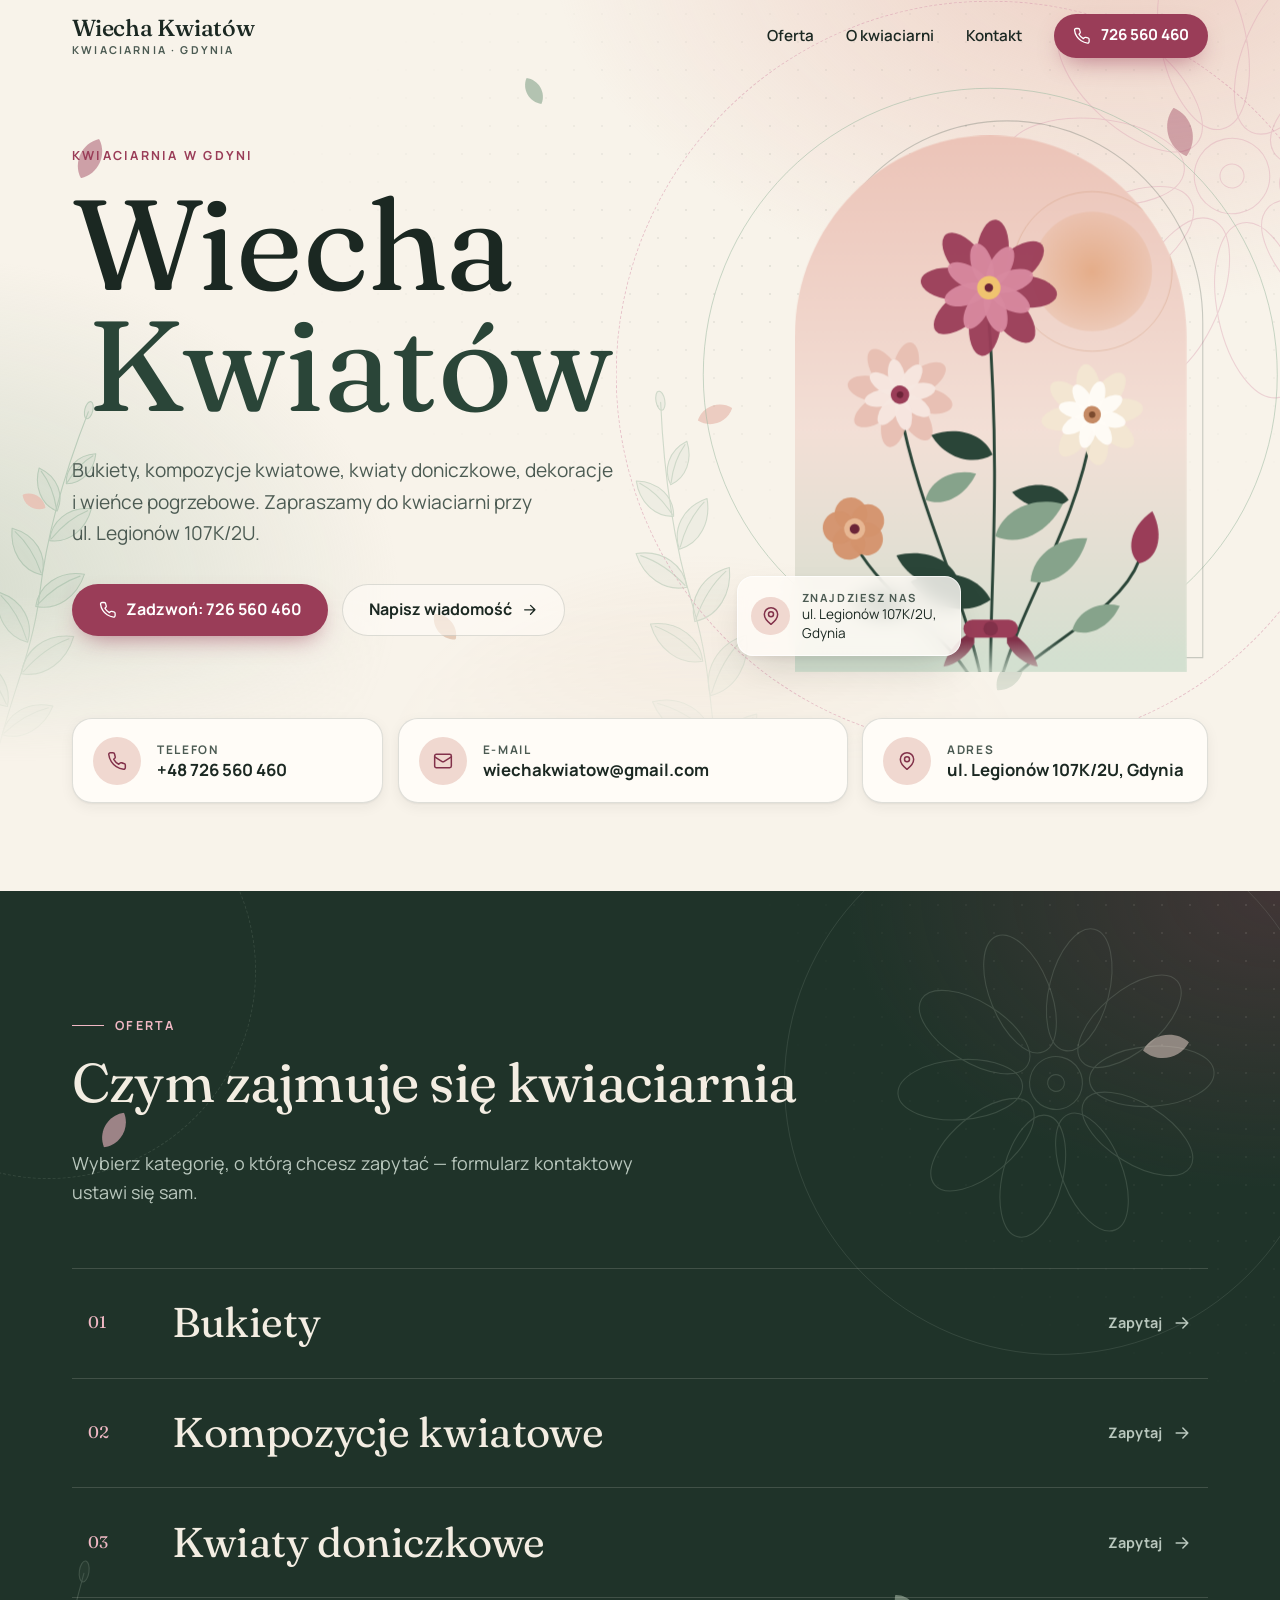
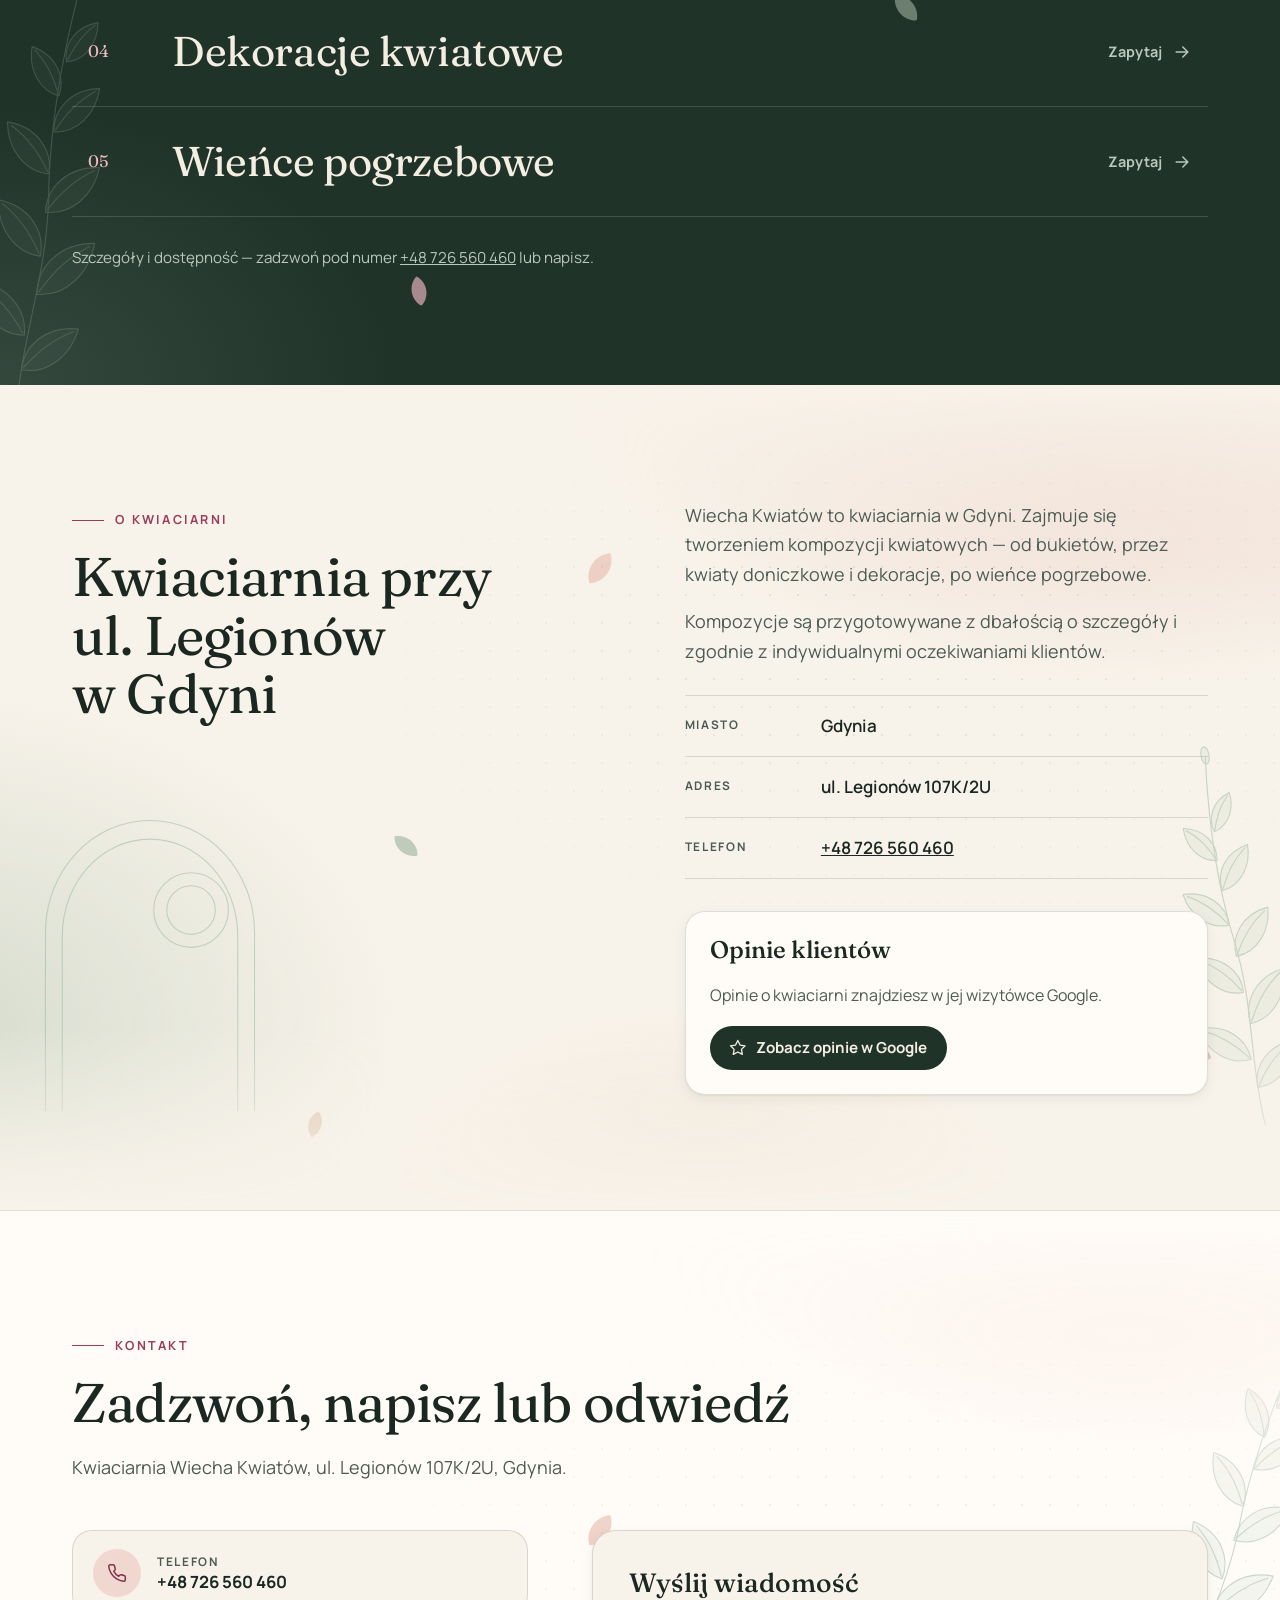
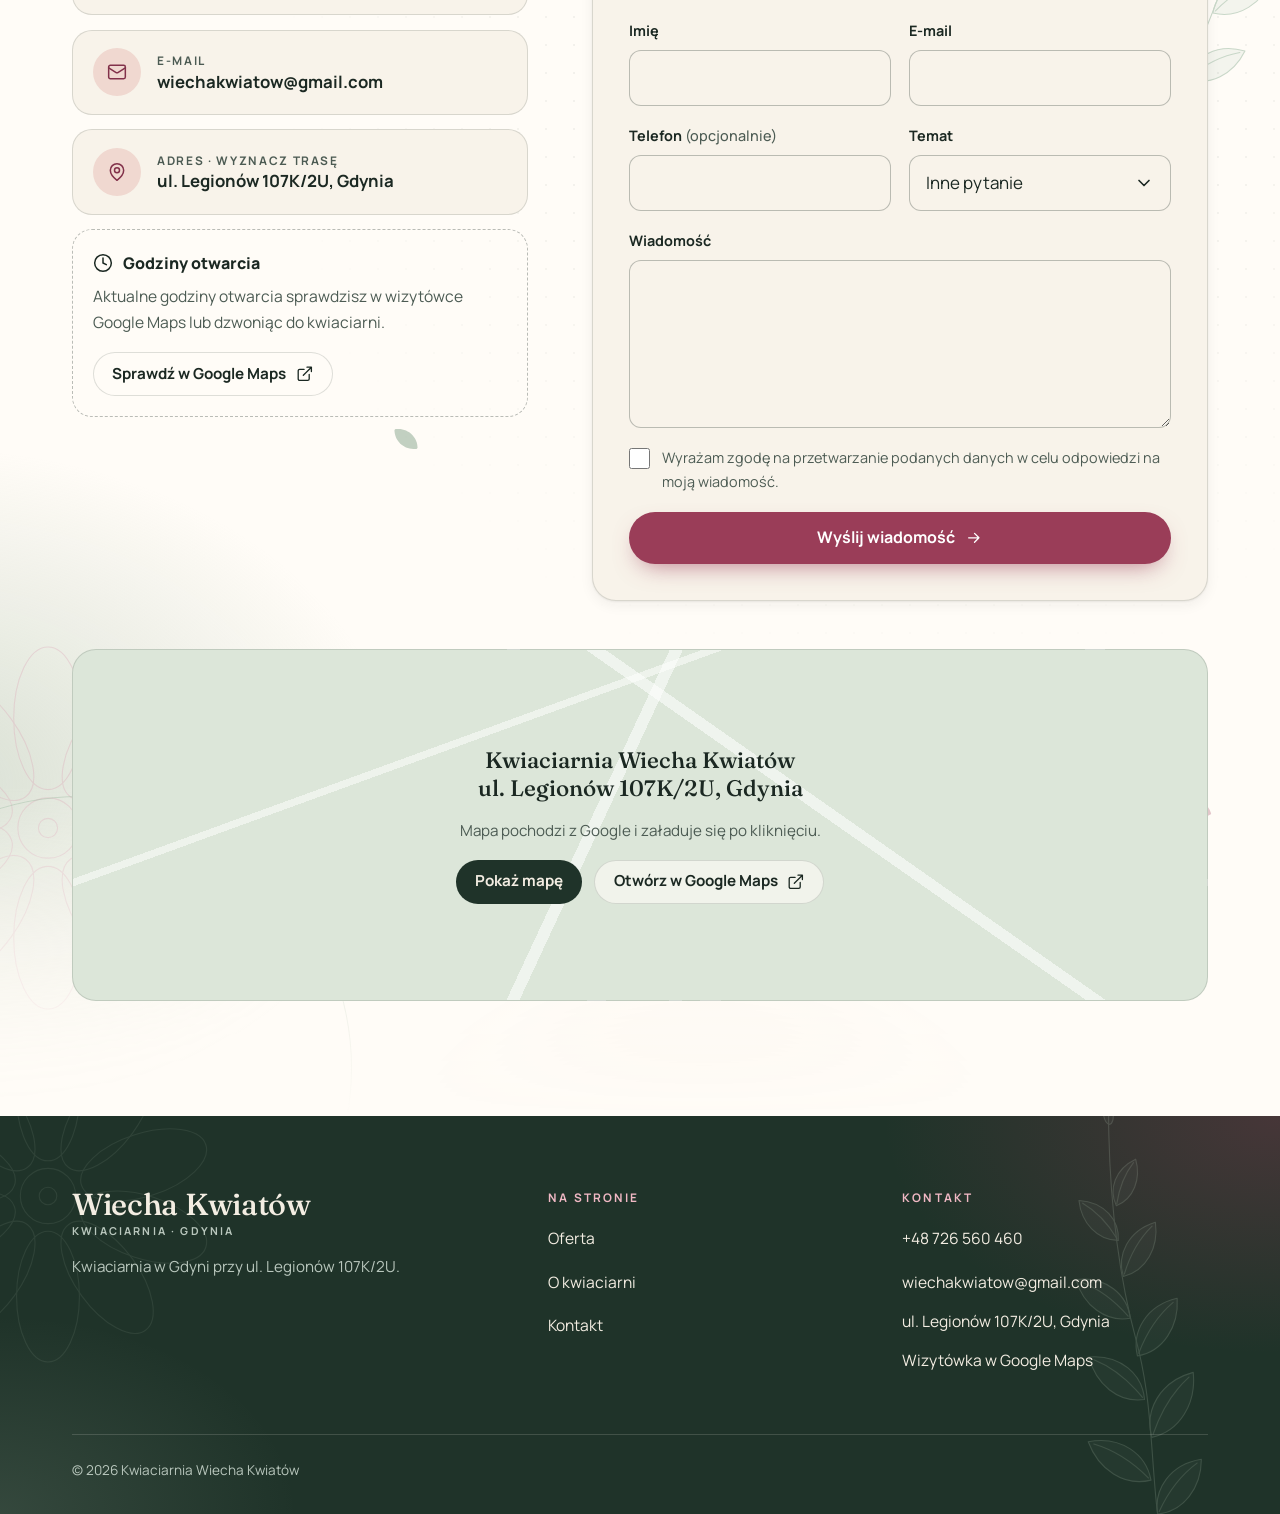
<file: index.html>
<!doctype html>
<html lang="pl">
<head>
  <meta charset="utf-8">
  <meta name="viewport" content="width=device-width, initial-scale=1">
  <title>Wiecha Kwiatów – kwiaciarnia w Gdyni | ul. Legionów 107K/2U</title>
  <meta name="description" content="Kwiaciarnia Wiecha Kwiatów w Gdyni, ul. Legionów 107K/2U: bukiety, kompozycje kwiatowe, kwiaty doniczkowe, dekoracje, wieńce pogrzebowe. Tel. 726 560 460.">
  <meta name="theme-color" content="#f8f3ea">
  <meta name="format-detection" content="telephone=no">
  <link rel="canonical" href="https://TWOJA-DOMENA.pl/">

  <!-- Open Graph / Twitter -->
  <meta property="og:type" content="website">
  <meta property="og:locale" content="pl_PL">
  <meta property="og:site_name" content="Kwiaciarnia Wiecha Kwiatów">
  <meta property="og:title" content="Wiecha Kwiatów – kwiaciarnia w Gdyni">
  <meta property="og:description" content="Bukiety, kompozycje kwiatowe, kwiaty doniczkowe, dekoracje i wieńce pogrzebowe. ul. Legionów 107K/2U, Gdynia.">
  <meta property="og:url" content="https://TWOJA-DOMENA.pl/">
  <meta property="og:image" content="https://TWOJA-DOMENA.pl/assets/img/og-image.png">
  <meta property="og:image:width" content="1200">
  <meta property="og:image:height" content="630">
  <meta property="og:image:alt" content="Kwiaciarnia Wiecha Kwiatów, Gdynia – grafika typograficzna">
  <meta name="twitter:card" content="summary_large_image">
  <meta name="twitter:title" content="Wiecha Kwiatów – kwiaciarnia w Gdyni">
  <meta name="twitter:description" content="Bukiety, kompozycje kwiatowe, kwiaty doniczkowe, dekoracje i wieńce pogrzebowe. ul. Legionów 107K/2U, Gdynia.">
  <meta name="twitter:image" content="https://TWOJA-DOMENA.pl/assets/img/og-image.png">

  <!-- Ikony -->
  <link rel="icon" href="assets/img/favicon.svg" type="image/svg+xml">
  <link rel="icon" href="assets/img/favicon-32.png" sizes="32x32" type="image/png">
  <link rel="apple-touch-icon" href="assets/img/apple-touch-icon.png">
  <link rel="manifest" href="site.webmanifest">

  <!-- Wydajność: fonty hostowane lokalnie, preload tylko krytycznych -->
  <link rel="preload" href="assets/fonts/fraunces-latin.woff2" as="font" type="font/woff2" crossorigin>
  <link rel="preload" href="assets/fonts/fraunces-latin-ext.woff2" as="font" type="font/woff2" crossorigin>
  <link rel="preload" href="assets/fonts/manrope-latin.woff2" as="font" type="font/woff2" crossorigin>
  <link rel="preload" href="assets/fonts/manrope-latin-ext.woff2" as="font" type="font/woff2" crossorigin>
  <link rel="stylesheet" href="assets/css/styles.css?v=9f5d9186">
  <script>document.documentElement.classList.add("js")</script>

  <!-- Dane strukturalne: wyłącznie potwierdzone informacje.
       Celowo BRAK: openingHoursSpecification, geo, image, priceRange, aggregateRating, sameAs
       (nie zostały potwierdzone u źródła – dodać dopiero po weryfikacji, patrz docs/RESEARCH.md). -->
  <script type="application/ld+json">
  {
    "@context": "https://schema.org",
    "@graph": [
      {
        "@type": "Florist",
        "@id": "https://TWOJA-DOMENA.pl/#kwiaciarnia",
        "name": "Kwiaciarnia Wiecha Kwiatów",
        "url": "https://TWOJA-DOMENA.pl/",
        "telephone": "+48726560460",
        "email": "wiechakwiatow@gmail.com",
        "address": {
          "@type": "PostalAddress",
          "streetAddress": "ul. Legionów 107K/2U",
          "addressLocality": "Gdynia",
          "addressCountry": "PL"
        },
        "hasMap": "https://www.google.com/maps?cid=7036620546033664155"
      },
      {
        "@type": "WebSite",
        "@id": "https://TWOJA-DOMENA.pl/#website",
        "url": "https://TWOJA-DOMENA.pl/",
        "name": "Kwiaciarnia Wiecha Kwiatów",
        "inLanguage": "pl-PL",
        "publisher": { "@id": "https://TWOJA-DOMENA.pl/#kwiaciarnia" }
      }
    ]
  }
  </script>
</head>

<body>
  <a class="skip-link" href="#main">Przejdź do treści</a>

  <!-- Sprite ikon -->
  <svg class="sprite" aria-hidden="true" focusable="false" xmlns="http://www.w3.org/2000/svg">
    <symbol id="i-phone" viewBox="0 0 24 24"><path d="M22 16.92v3a2 2 0 0 1-2.18 2 19.79 19.79 0 0 1-8.63-3.07 19.5 19.5 0 0 1-6-6 19.79 19.79 0 0 1-3.07-8.67A2 2 0 0 1 4.11 2h3a2 2 0 0 1 2 1.72 12.84 12.84 0 0 0 .7 2.81 2 2 0 0 1-.45 2.11L8.09 9.91a16 16 0 0 0 6 6l1.27-1.27a2 2 0 0 1 2.11-.45 12.84 12.84 0 0 0 2.81.7A2 2 0 0 1 22 16.92z"/></symbol>
    <symbol id="i-mail" viewBox="0 0 24 24"><rect x="2" y="4" width="20" height="16" rx="2"/><path d="m22 7-8.97 5.7a1.94 1.94 0 0 1-2.06 0L2 7"/></symbol>
    <symbol id="i-pin" viewBox="0 0 24 24"><path d="M20 10c0 6-8 12-8 12S4 16 4 10a8 8 0 0 1 16 0z"/><circle cx="12" cy="10" r="3"/></symbol>
    <symbol id="i-clock" viewBox="0 0 24 24"><circle cx="12" cy="12" r="10"/><path d="M12 6v6l4 2"/></symbol>
    <symbol id="i-star" viewBox="0 0 24 24"><path d="m12 2 3.09 6.26L22 9.27l-5 4.87 1.18 6.88L12 17.77l-6.18 3.25L7 14.14 2 9.27l6.91-1.01L12 2z"/></symbol>
    <symbol id="i-arrow" viewBox="0 0 24 24"><path d="M5 12h14M13 6l6 6-6 6"/></symbol>
    <symbol id="i-ext" viewBox="0 0 24 24"><path d="M15 3h6v6M10 14 21 3M18 13v6a2 2 0 0 1-2 2H5a2 2 0 0 1-2-2V8a2 2 0 0 1 2-2h6"/></symbol>

    <!-- Dekoracje tła (linearne, kolor przez currentColor) -->
    <defs>
      <g id="d-leaf">
        <path class="dl dl--fill" fill="currentColor" fill-opacity=".22" stroke="currentColor" stroke-width="1.1" stroke-linecap="round" stroke-linejoin="round" d="M0 0C14-22 44-30 72-12 52 10 22 16 0 0z"/>
        <path class="dl" fill="none" stroke="currentColor" stroke-width="1.1" stroke-linecap="round" stroke-linejoin="round" d="M3-1C24-10 46-14 66-12"/>
      </g>
    </defs>
    <symbol id="d-sprig" viewBox="0 0 200 480">
      <path class="dl" fill="none" stroke="currentColor" stroke-width="1.1" stroke-linecap="round" stroke-linejoin="round" d="M100 480C94 400 112 330 102 250S96 90 106 14"/>
      <use href="#d-leaf" transform="translate(99 432) rotate(-34)"/>
      <use href="#d-leaf" transform="translate(104 352) rotate(-40) scale(1.1)"/>
      <use href="#d-leaf" transform="translate(101 266) rotate(-38)"/>
      <use href="#d-leaf" transform="translate(98 182) rotate(-42) scale(.9)"/>
      <use href="#d-leaf" transform="translate(101 108) rotate(-50) scale(.72)"/>
      <use href="#d-leaf" transform="translate(97 396) scale(-1 1) rotate(-30) scale(1.05)"/>
      <use href="#d-leaf" transform="translate(102 312) scale(-1 1) rotate(-36)"/>
      <use href="#d-leaf" transform="translate(99 226) scale(-1 1) rotate(-34) scale(.95)"/>
      <use href="#d-leaf" transform="translate(98 144) scale(-1 1) rotate(-44) scale(.8)"/>
      <ellipse class="dl dl--fill" fill="currentColor" fill-opacity=".22" stroke="currentColor" stroke-width="1.1" stroke-linecap="round" stroke-linejoin="round" cx="106" cy="12" rx="5" ry="11"/>
    </symbol>
    <symbol id="d-bloom" viewBox="-70 -70 140 140">
      <g class="dl" fill="none" stroke="currentColor" stroke-width=".6" stroke-linecap="round" stroke-linejoin="round">
        <ellipse cy="-40" rx="12.5" ry="26" transform="rotate(0)"/>
        <ellipse cy="-40" rx="12.5" ry="26" transform="rotate(36)"/>
        <ellipse cy="-40" rx="12.5" ry="26" transform="rotate(72)"/>
        <ellipse cy="-40" rx="12.5" ry="26" transform="rotate(108)"/>
        <ellipse cy="-40" rx="12.5" ry="26" transform="rotate(144)"/>
        <ellipse cy="-40" rx="12.5" ry="26" transform="rotate(180)"/>
        <ellipse cy="-40" rx="12.5" ry="26" transform="rotate(216)"/>
        <ellipse cy="-40" rx="12.5" ry="26" transform="rotate(252)"/>
        <ellipse cy="-40" rx="12.5" ry="26" transform="rotate(288)"/>
        <ellipse cy="-40" rx="12.5" ry="26" transform="rotate(324)"/>
        <circle r="11"/>
        <circle r="3.5"/>
      </g>
    </symbol>
    <symbol id="d-arch" viewBox="0 0 240 320">
      <path class="dl" fill="none" stroke="currentColor" stroke-width="1.1" stroke-linecap="round" stroke-linejoin="round" d="M8 320V128C8 62 58 8 120 8s112 54 112 120v192"/>
      <path class="dl" fill="none" stroke="currentColor" stroke-width="1.1" stroke-linecap="round" stroke-linejoin="round" d="M26 320V132C26 74 68 28 120 28s94 46 94 104v188"/>
      <circle class="dl" fill="none" stroke="currentColor" stroke-width="1.1" stroke-linecap="round" stroke-linejoin="round" cx="164" cy="104" r="26"/>
      <circle class="dl" fill="none" stroke="currentColor" stroke-width="1.1" stroke-linecap="round" stroke-linejoin="round" cx="164" cy="104" r="40"/>
    </symbol>
    <symbol id="d-petal" viewBox="0 0 24 40"><path d="M12 0C25 10 25 30 12 40 -1 30 -1 10 12 0z"/></symbol>
  </svg>

  <!-- ===== NAGŁÓWEK ===== -->
  <header class="site-header" id="site-header">
    <div class="container header-inner">
      <a class="brand" href="#top">
        <span class="brand__name">Wiecha Kwiatów</span>
        <span class="brand__sub">Kwiaciarnia · Gdynia</span>
      </a>

      <nav class="nav" id="site-nav" aria-label="Główna nawigacja">
        <ul class="nav__list">
          <li><a class="nav__link" href="#oferta">Oferta</a></li>
          <li><a class="nav__link" href="#o-kwiaciarni">O kwiaciarni</a></li>
          <li><a class="nav__link" href="#kontakt">Kontakt</a></li>
        </ul>
        <a class="btn btn--primary btn--sm" href="tel:+48726560460">
          <svg class="icon" aria-hidden="true" focusable="false"><use href="#i-phone"/></svg>
          <span>726&nbsp;560&nbsp;460</span>
        </a>
      </nav>

      <button class="nav-toggle" type="button" aria-expanded="false" aria-controls="site-nav">
        <span class="sr-only">Menu</span>
        <span class="nav-toggle__bars" aria-hidden="true"></span>
      </button>
    </div>
  </header>

  <main id="main">

    <!-- ===== HERO ===== -->
    <section class="hero" id="top" aria-labelledby="hero-title">
      <div class="bg-decor" aria-hidden="true">
        <svg width="192" height="461" class="deco deco--sprig hero-sprig-a" viewBox="0 0 200 480" focusable="false"><use href="#d-sprig"/></svg>
        <svg width="192" height="461" class="deco deco--sprig hero-sprig-b" viewBox="0 0 200 480" focusable="false"><use href="#d-sprig"/></svg>
        <svg width="352" height="352" class="deco deco--bloom hero-bloom" viewBox="0 0 140 140" focusable="false"><use href="#d-bloom"/></svg>
        <div class="petals petals--hero"><svg class="petal" width="22" height="37" fill="#e8bfb3" viewBox="0 0 24 40" focusable="false"><use href="#d-petal"/></svg><svg class="petal" width="22" height="37" fill="#e8bfb3" viewBox="0 0 24 40" focusable="false"><use href="#d-petal"/></svg><svg class="petal" width="22" height="37" fill="#e8bfb3" viewBox="0 0 24 40" focusable="false"><use href="#d-petal"/></svg><svg class="petal" width="22" height="37" fill="#e8bfb3" viewBox="0 0 24 40" focusable="false"><use href="#d-petal"/></svg><svg class="petal" width="22" height="37" fill="#e8bfb3" viewBox="0 0 24 40" focusable="false"><use href="#d-petal"/></svg><svg class="petal" width="22" height="37" fill="#e8bfb3" viewBox="0 0 24 40" focusable="false"><use href="#d-petal"/></svg><svg class="petal" width="22" height="37" fill="#e8bfb3" viewBox="0 0 24 40" focusable="false"><use href="#d-petal"/></svg></div>
      </div>
      <div class="container hero__grid">
        <div class="hero__copy">
          <h1 class="hero__title" id="hero-title" data-rise style="--i:0">
            <span class="hero__kicker">Kwiaciarnia w Gdyni</span>
            <span class="hero__name"><span>Wiecha</span> <span>Kwiatów</span></span>
          </h1>
          <p class="hero__lead" data-rise style="--i:1">
            Bukiety, kompozycje kwiatowe, kwiaty doniczkowe, dekoracje i&nbsp;wieńce pogrzebowe.
            Zapraszamy do kwiaciarni przy ul.&nbsp;Legionów&nbsp;107K/2U.
          </p>
          <div class="hero__cta" data-rise style="--i:2">
            <a class="btn btn--primary" href="tel:+48726560460">
              <svg class="icon" aria-hidden="true" focusable="false"><use href="#i-phone"/></svg>
              Zadzwoń:&nbsp;726&nbsp;560&nbsp;460
            </a>
            <a class="btn btn--ghost btn--arrow" href="#kontakt">
              Napisz wiadomość
              <svg class="icon" aria-hidden="true" focusable="false"><use href="#i-arrow"/></svg>
            </a>
          </div>
        </div>

        <!-- Ilustracja wektorowa (dekoracja, nie zdjęcie) -->
        <div class="hero__art" aria-hidden="true">
          <svg viewBox="0 0 480 620" xmlns="http://www.w3.org/2000/svg" focusable="false">
            <defs>
              <linearGradient id="g-arch" x1="0" y1="0" x2="0" y2="1">
                <stop offset="0" stop-color="#ecc4b8"/>
                <stop offset=".55" stop-color="#f3dfd6"/>
                <stop offset="1" stop-color="#d3e0d0"/>
              </linearGradient>
              <radialGradient id="g-sun" cx=".5" cy=".5" r=".5">
                <stop offset="0" stop-color="#e3a77f" stop-opacity=".85"/>
                <stop offset="1" stop-color="#e3a77f" stop-opacity=".25"/>
              </radialGradient>
              <linearGradient id="g-fade" x1="0" y1="0" x2="0" y2="1">
                <stop offset=".35" stop-color="#d3e0d0" stop-opacity="0"/>
                <stop offset="1" stop-color="#d3e0d0" stop-opacity="1"/>
              </linearGradient>
              <clipPath id="c-arch">
                <path id="arch-d" d="M24 620V250C24 126 122 28 240 28s216 98 216 222v370z"/>
              </clipPath>

              <path id="leaf" d="M0 0C16-24 52-28 78-10 56 12 22 20 0 0z"/>

              <g id="bloom">
                <g class="pt1">
                  <ellipse cx="0" cy="-33" rx="15" ry="31"/>
                  <ellipse cx="0" cy="-33" rx="15" ry="31" transform="rotate(45)"/>
                  <ellipse cx="0" cy="-33" rx="15" ry="31" transform="rotate(90)"/>
                  <ellipse cx="0" cy="-33" rx="15" ry="31" transform="rotate(135)"/>
                  <ellipse cx="0" cy="-33" rx="15" ry="31" transform="rotate(180)"/>
                  <ellipse cx="0" cy="-33" rx="15" ry="31" transform="rotate(225)"/>
                  <ellipse cx="0" cy="-33" rx="15" ry="31" transform="rotate(270)"/>
                  <ellipse cx="0" cy="-33" rx="15" ry="31" transform="rotate(315)"/>
                </g>
                <g class="pt2">
                  <ellipse cx="0" cy="-22" rx="10" ry="21" transform="rotate(22.5)"/>
                  <ellipse cx="0" cy="-22" rx="10" ry="21" transform="rotate(67.5)"/>
                  <ellipse cx="0" cy="-22" rx="10" ry="21" transform="rotate(112.5)"/>
                  <ellipse cx="0" cy="-22" rx="10" ry="21" transform="rotate(157.5)"/>
                  <ellipse cx="0" cy="-22" rx="10" ry="21" transform="rotate(202.5)"/>
                  <ellipse cx="0" cy="-22" rx="10" ry="21" transform="rotate(247.5)"/>
                  <ellipse cx="0" cy="-22" rx="10" ry="21" transform="rotate(292.5)"/>
                  <ellipse cx="0" cy="-22" rx="10" ry="21" transform="rotate(337.5)"/>
                </g>
                <circle class="ptc" r="11"/>
                <circle class="ptd" r="4"/>
              </g>

              <g id="poppy">
                <g class="pt1">
                  <circle cx="0" cy="-22" r="23"/>
                  <circle cx="21" cy="-7" r="23"/>
                  <circle cx="13" cy="18" r="23"/>
                  <circle cx="-13" cy="18" r="23"/>
                  <circle cx="-21" cy="-7" r="23"/>
                </g>
                <circle class="pt2" r="15"/>
                <circle class="ptc" r="7"/>
              </g>

              <path id="bud" d="M0 0C-22-10-26-44 0-74 26-44 22-10 0 0z"/>
            </defs>

            <!-- obrys przesunięty (linia) -->
            <use href="#arch-d" transform="translate(18 -16)" fill="none" stroke="#1f3329" stroke-opacity=".22" stroke-width="1.2"/>

            <g class="art-frame">
              <use href="#arch-d" fill="url(#g-arch)"/>

              <g clip-path="url(#c-arch)">
                <circle cx="352" cy="178" r="66" fill="url(#g-sun)"/>
                <circle cx="352" cy="178" r="88" fill="none" stroke="#c58a64" stroke-opacity=".35" stroke-width="1"/>

                <!-- lewy bukiet -->
                <g class="art-sway art-sway--b">
                  <path class="stem" d="M232 640C214 540 160 440 140 330"/>
                  <use href="#leaf" class="leaf" transform="translate(205 520) rotate(-150) scale(.95)"/>
                  <use href="#leaf" class="leaf leaf--sage" transform="translate(168 430) rotate(-20) scale(.8)"/>
                  <use href="#bloom" class="bl bl--blush" transform="translate(140 314) rotate(12) scale(.92)"/>
                </g>

                <!-- prawy bukiet -->
                <g class="art-sway art-sway--c">
                  <path class="stem" d="M248 640C274 540 332 468 352 352"/>
                  <use href="#leaf" class="leaf leaf--sage" transform="translate(284 520) rotate(-30) scale(1)"/>
                  <use href="#leaf" class="leaf" transform="translate(326 430) rotate(-165) scale(.8)"/>
                  <use href="#bloom" class="bl bl--cream" transform="translate(352 336) rotate(-8) scale(.88)"/>
                </g>

                <!-- boczne -->
                <g class="art-sway">
                  <path class="stem" d="M226 640C196 580 126 540 92 482"/>
                  <use href="#leaf" class="leaf" transform="translate(150 548) rotate(-168) scale(.8)"/>
                  <use href="#poppy" class="bl bl--clay" transform="translate(90 462) rotate(-14) scale(.78)"/>
                </g>
                <g class="art-sway art-sway--b">
                  <path class="stem" d="M252 640C292 590 382 556 404 496"/>
                  <use href="#leaf" class="leaf leaf--sage" transform="translate(330 574) rotate(-20) scale(.75)"/>
                  <use href="#bud" class="bl bl--rose" transform="translate(404 500) rotate(14) scale(.8)"/>
                </g>

                <!-- centralna, największa -->
                <g class="art-sway art-sway--c">
                  <path class="stem" d="M240 640C238 540 252 420 238 232"/>
                  <use href="#leaf" class="leaf" transform="translate(240 540) rotate(-160) scale(1.15)"/>
                  <use href="#leaf" class="leaf leaf--sage" transform="translate(245 470) rotate(-18) scale(1.05)"/>
                  <use href="#leaf" class="leaf" transform="translate(242 380) rotate(-155) scale(.9)"/>
                  <use href="#bloom" class="bl bl--rose" transform="translate(238 196) rotate(6) scale(1.18)"/>
                </g>

                <!-- wstążka spinająca bukiet + wyciszenie łodyg ku dołowi -->
                <path d="M222 574c-14 6-30 22-34 40 14-2 28-14 34-26zM258 574c14 6 30 22 34 40-14-2-28-14-34-26z" fill="#82314a"/>
                <rect x="210" y="562" width="60" height="20" rx="10" fill="#9a3d58"/>
                <circle cx="240" cy="572" r="8" fill="#82314a"/>
                <rect x="0" y="560" width="480" height="70" fill="url(#g-fade)"/>
              </g>
            </g>
          </svg>

          <div class="art-card">
            <span class="tile__icon"><svg class="icon" aria-hidden="true" focusable="false"><use href="#i-pin"/></svg></span>
            <span><strong>Znajdziesz nas</strong>ul. Legionów 107K/2U, Gdynia</span>
          </div>
        </div>
      </div>
    </section>

    <!-- ===== SZYBKI KONTAKT ===== -->
    <section class="quick" aria-label="Dane kontaktowe">
      <div class="container quick__grid">
        <a class="tile reveal" style="--i:0" href="tel:+48726560460">
          <span class="tile__icon"><svg class="icon" aria-hidden="true" focusable="false"><use href="#i-phone"/></svg></span>
          <span><span class="tile__label">Telefon</span><span class="tile__value">+48&nbsp;726&nbsp;560&nbsp;460</span></span>
        </a>
        <a class="tile reveal" style="--i:1" href="mailto:wiechakwiatow@gmail.com">
          <span class="tile__icon"><svg class="icon" aria-hidden="true" focusable="false"><use href="#i-mail"/></svg></span>
          <span><span class="tile__label">E-mail</span><span class="tile__value">wiechakwiatow@gmail.com</span></span>
        </a>
        <a class="tile reveal" style="--i:2" href="https://www.google.com/maps?cid=7036620546033664155" target="_blank" rel="noopener">
          <span class="tile__icon"><svg class="icon" aria-hidden="true" focusable="false"><use href="#i-pin"/></svg></span>
          <span><span class="tile__label">Adres</span><span class="tile__value">ul. Legionów 107K/2U, Gdynia<span class="sr-only"> (otwiera się w nowej karcie)</span></span></span>
        </a>
      </div>
    </section>

    <!-- ===== OFERTA ===== -->
    <section class="section section--dark offer" id="oferta" aria-labelledby="oferta-title">
      <div class="bg-decor" aria-hidden="true">
        <svg width="352" height="352" class="deco deco--bloom offer-bloom" viewBox="0 0 140 140" focusable="false"><use href="#d-bloom"/></svg>
        <svg width="192" height="461" class="deco deco--sprig offer-sprig" viewBox="0 0 200 480" focusable="false"><use href="#d-sprig"/></svg>
        <span class="ring ring--a"></span><span class="ring ring--b"></span>
        <div class="petals petals--dark"><svg class="petal" width="22" height="37" fill="#e8bfb3" viewBox="0 0 24 40" focusable="false"><use href="#d-petal"/></svg><svg class="petal" width="22" height="37" fill="#e8bfb3" viewBox="0 0 24 40" focusable="false"><use href="#d-petal"/></svg><svg class="petal" width="22" height="37" fill="#e8bfb3" viewBox="0 0 24 40" focusable="false"><use href="#d-petal"/></svg><svg class="petal" width="22" height="37" fill="#e8bfb3" viewBox="0 0 24 40" focusable="false"><use href="#d-petal"/></svg></div>
      </div>
      <div class="container">
        <div class="offer__head reveal">
          <div>
            <p class="eyebrow">Oferta</p>
            <h2 class="h2" id="oferta-title">Czym zajmuje się kwiaciarnia</h2>
          </div>
          <p class="lead">Wybierz kategorię, o którą chcesz zapytać — formularz kontaktowy ustawi się sam.</p>
        </div>

        <!-- Aby dodać pozycję: skopiuj <li>, zmień numer, nazwę i data-topic (musi odpowiadać wartości w <select> formularza). -->
        <ul class="offer-list">
          <li class="offer-item reveal" style="--i:0">
            <a class="offer-link" href="#kontakt" data-topic="bukiet">
              <span class="offer-num" aria-hidden="true">01</span>
              <h3 class="offer-title">Bukiety</h3>
              <span class="offer-go"><span>Zapytaj</span><svg class="icon" aria-hidden="true" focusable="false"><use href="#i-arrow"/></svg></span>
            </a>
          </li>
          <li class="offer-item reveal" style="--i:1">
            <a class="offer-link" href="#kontakt" data-topic="kompozycja">
              <span class="offer-num" aria-hidden="true">02</span>
              <h3 class="offer-title">Kompozycje kwiatowe</h3>
              <span class="offer-go"><span>Zapytaj</span><svg class="icon" aria-hidden="true" focusable="false"><use href="#i-arrow"/></svg></span>
            </a>
          </li>
          <li class="offer-item reveal" style="--i:2">
            <a class="offer-link" href="#kontakt" data-topic="doniczkowe">
              <span class="offer-num" aria-hidden="true">03</span>
              <h3 class="offer-title">Kwiaty doniczkowe</h3>
              <span class="offer-go"><span>Zapytaj</span><svg class="icon" aria-hidden="true" focusable="false"><use href="#i-arrow"/></svg></span>
            </a>
          </li>
          <li class="offer-item reveal" style="--i:3">
            <a class="offer-link" href="#kontakt" data-topic="dekoracje">
              <span class="offer-num" aria-hidden="true">04</span>
              <h3 class="offer-title">Dekoracje kwiatowe</h3>
              <span class="offer-go"><span>Zapytaj</span><svg class="icon" aria-hidden="true" focusable="false"><use href="#i-arrow"/></svg></span>
            </a>
          </li>
          <li class="offer-item reveal" style="--i:4">
            <a class="offer-link" href="#kontakt" data-topic="wieniec">
              <span class="offer-num" aria-hidden="true">05</span>
              <h3 class="offer-title">Wieńce pogrzebowe</h3>
              <span class="offer-go"><span>Zapytaj</span><svg class="icon" aria-hidden="true" focusable="false"><use href="#i-arrow"/></svg></span>
            </a>
          </li>
        </ul>
        <p class="offer__note reveal">Szczegóły i dostępność — zadzwoń pod numer <a href="tel:+48726560460">+48&nbsp;726&nbsp;560&nbsp;460</a> lub napisz.</p>
      </div>
    </section>

    <!-- ===== O KWIACIARNI ===== -->
    <section class="section about" id="o-kwiaciarni" aria-labelledby="o-title">
      <div class="bg-decor" aria-hidden="true">
        <svg width="224" height="299" class="deco deco--arch about-arch" viewBox="0 0 240 320" focusable="false"><use href="#d-arch"/></svg>
        <svg width="192" height="461" class="deco deco--sprig about-sprig" viewBox="0 0 200 480" focusable="false"><use href="#d-sprig"/></svg>
        <div class="petals petals--about"><svg class="petal" width="22" height="37" fill="#e8bfb3" viewBox="0 0 24 40" focusable="false"><use href="#d-petal"/></svg><svg class="petal" width="22" height="37" fill="#e8bfb3" viewBox="0 0 24 40" focusable="false"><use href="#d-petal"/></svg><svg class="petal" width="22" height="37" fill="#e8bfb3" viewBox="0 0 24 40" focusable="false"><use href="#d-petal"/></svg><svg class="petal" width="22" height="37" fill="#e8bfb3" viewBox="0 0 24 40" focusable="false"><use href="#d-petal"/></svg></div>
      </div>
      <div class="container about__grid">
        <div class="reveal">
          <p class="eyebrow">O kwiaciarni</p>
          <h2 class="h2" id="o-title">Kwiaciarnia przy ul.&nbsp;Legionów w&nbsp;Gdyni</h2>
        </div>
        <div class="reveal" style="--i:1">
          <div class="about__text">
            <!-- TODO(klient): rozbudować opis o historię, zespół i podejście do pracy – dopiero po otrzymaniu tych informacji. -->
            <p>Wiecha Kwiatów to kwiaciarnia w Gdyni. Zajmuje się tworzeniem kompozycji kwiatowych — od bukietów, przez kwiaty doniczkowe i dekoracje, po wieńce pogrzebowe.</p>
            <p>Kompozycje są przygotowywane z dbałością o szczegóły i zgodnie z indywidualnymi oczekiwaniami klientów.</p>
          </div>
          <dl class="facts">
            <div><dt>Miasto</dt><dd>Gdynia</dd></div>
            <div><dt>Adres</dt><dd>ul. Legionów 107K/2U</dd></div>
            <div><dt>Telefon</dt><dd><a href="tel:+48726560460">+48&nbsp;726&nbsp;560&nbsp;460</a></dd></div>
          </dl>
          <div class="review-card">
            <h3>Opinie klientów</h3>
            <p>Opinie o kwiaciarni znajdziesz w jej wizytówce Google.</p>
            <a class="btn btn--dark btn--sm" href="https://www.google.com/maps?cid=7036620546033664155" target="_blank" rel="noopener">
              <svg class="icon" aria-hidden="true" focusable="false"><use href="#i-star"/></svg>
              Zobacz opinie w Google
              <span class="sr-only">(otwiera się w nowej karcie)</span>
            </a>
          </div>
        </div>
      </div>
    </section>

    <!-- ===== KONTAKT ===== -->
    <section class="section contact" id="kontakt" aria-labelledby="kontakt-title">
      <div class="bg-decor" aria-hidden="true">
        <svg width="192" height="461" class="deco deco--sprig contact-sprig-a" viewBox="0 0 200 480" focusable="false"><use href="#d-sprig"/></svg>
        <svg width="352" height="352" class="deco deco--bloom contact-bloom" viewBox="0 0 140 140" focusable="false"><use href="#d-bloom"/></svg>
        <span class="ring ring--a"></span>
        <div class="petals petals--about"><svg class="petal" width="22" height="37" fill="#e8bfb3" viewBox="0 0 24 40" focusable="false"><use href="#d-petal"/></svg><svg class="petal" width="22" height="37" fill="#e8bfb3" viewBox="0 0 24 40" focusable="false"><use href="#d-petal"/></svg><svg class="petal" width="22" height="37" fill="#e8bfb3" viewBox="0 0 24 40" focusable="false"><use href="#d-petal"/></svg></div>
      </div>
      <div class="container">
        <div class="reveal">
          <p class="eyebrow">Kontakt</p>
          <h2 class="h2" id="kontakt-title">Zadzwoń, napisz lub odwiedź</h2>
          <p class="lead">Kwiaciarnia Wiecha Kwiatów, ul.&nbsp;Legionów&nbsp;107K/2U, Gdynia.</p>
        </div>

        <div class="contact__grid">
          <div class="contact__cards">
            <a class="tile reveal" style="--i:0" href="tel:+48726560460">
              <span class="tile__icon"><svg class="icon" aria-hidden="true" focusable="false"><use href="#i-phone"/></svg></span>
              <span><span class="tile__label">Telefon</span><span class="tile__value">+48&nbsp;726&nbsp;560&nbsp;460</span></span>
            </a>
            <a class="tile reveal" style="--i:1" href="mailto:wiechakwiatow@gmail.com">
              <span class="tile__icon"><svg class="icon" aria-hidden="true" focusable="false"><use href="#i-mail"/></svg></span>
              <span><span class="tile__label">E-mail</span><span class="tile__value">wiechakwiatow@gmail.com</span></span>
            </a>
            <a class="tile reveal" style="--i:2" href="https://www.google.com/maps/dir/?api=1&amp;destination=Kwiaciarnia+Wiecha+Kwiat%C3%B3w%2C+Legion%C3%B3w+107K%2F2U%2C+Gdynia" target="_blank" rel="noopener">
              <span class="tile__icon"><svg class="icon" aria-hidden="true" focusable="false"><use href="#i-pin"/></svg></span>
              <span><span class="tile__label">Adres · wyznacz trasę</span><span class="tile__value">ul. Legionów 107K/2U, Gdynia<span class="sr-only"> (otwiera się w nowej karcie)</span></span></span>
            </a>
            <!-- TODO(klient): wpisać godziny otwarcia po ich potwierdzeniu (np. lista <dl> dni i godzin) – do tego czasu odsyłamy do Google. -->
            <div class="hours reveal" style="--i:3">
              <h3><svg class="icon" aria-hidden="true" focusable="false"><use href="#i-clock"/></svg> Godziny otwarcia</h3>
              <p>Aktualne godziny otwarcia sprawdzisz w wizytówce Google Maps lub dzwoniąc do kwiaciarni.</p>
              <a class="btn btn--ghost btn--sm" href="https://www.google.com/maps?cid=7036620546033664155" target="_blank" rel="noopener">
                Sprawdź w Google Maps
                <svg class="icon" aria-hidden="true" focusable="false"><use href="#i-ext"/></svg>
                <span class="sr-only">(otwiera się w nowej karcie)</span>
              </a>
            </div>
          </div>

          <div class="form-card reveal" style="--i:1">
            <h3 id="form-title">Wyślij wiadomość</h3>
            <!-- TODO(integracja): wpisz adres usługi obsługującej formularz w data-endpoint
                 (np. Formspree / Web3Forms / własny skrypt PHP na Hostingerze). Szczegóły: README.md.
                 Do czasu integracji formularz nie wysyła danych – pokazuje przycisk „Napisz e-mailem". -->
            <form class="form" id="contact-form" method="post" action="#kontakt" data-endpoint="" novalidate aria-labelledby="form-title">
              <div class="field-row">
                <div class="field">
                  <label class="field__label" for="f-name">Imię</label>
                  <input class="field__control" id="f-name" name="name" type="text" autocomplete="name" required aria-describedby="f-name-err">
                  <p class="field__error" id="f-name-err" role="alert"></p>
                </div>
                <div class="field">
                  <label class="field__label" for="f-email">E-mail</label>
                  <input class="field__control" id="f-email" name="email" type="email" autocomplete="email" inputmode="email" required aria-describedby="f-email-err">
                  <p class="field__error" id="f-email-err" role="alert"></p>
                </div>
              </div>
              <div class="field-row">
                <div class="field">
                  <label class="field__label" for="f-phone">Telefon <span class="field__opt">(opcjonalnie)</span></label>
                  <input class="field__control" id="f-phone" name="phone" type="tel" autocomplete="tel" inputmode="tel">
                </div>
                <div class="field">
                  <label class="field__label" for="f-topic">Temat</label>
                  <select class="field__control" id="f-topic" name="topic">
                    <option value="inne">Inne pytanie</option>
                    <option value="bukiet">Bukiet</option>
                    <option value="kompozycja">Kompozycja kwiatowa</option>
                    <option value="doniczkowe">Kwiaty doniczkowe</option>
                    <option value="dekoracje">Dekoracje kwiatowe</option>
                    <option value="wieniec">Wieniec pogrzebowy</option>
                  </select>
                </div>
              </div>
              <div class="field">
                <label class="field__label" for="f-message">Wiadomość</label>
                <textarea class="field__control" id="f-message" name="message" rows="5" required aria-describedby="f-message-err"></textarea>
                <p class="field__error" id="f-message-err" role="alert"></p>
              </div>
              <div class="form__hp" aria-hidden="true">
                <label>Nie wypełniaj tego pola <input type="text" name="website" tabindex="-1" autocomplete="off"></label>
              </div>
              <div class="field">
                <label class="check">
                  <input type="checkbox" id="f-consent" name="consent" required aria-describedby="f-consent-err">
                  <!-- TODO(klient): po dostarczeniu polityki prywatności zlinkować ją w tej zgodzie. -->
                  <span>Wyrażam zgodę na przetwarzanie podanych danych w celu odpowiedzi na moją wiadomość.</span>
                </label>
                <p class="field__error" id="f-consent-err" role="alert"></p>
              </div>
              <div class="form__status" id="form-status" role="status" aria-live="polite"></div>
              <button class="btn btn--primary" type="submit">
                Wyślij wiadomość
                <svg class="icon" aria-hidden="true" focusable="false"><use href="#i-arrow"/></svg>
              </button>
            </form>
          </div>
        </div>

        <!-- Mapa ładowana dopiero po kliknięciu (wydajność + prywatność) -->
        <div class="map reveal" id="map"
             data-src="https://www.google.com/maps?q=Kwiaciarnia+Wiecha+Kwiat%C3%B3w%2C+Legion%C3%B3w+107K%2F2U%2C+Gdynia&amp;hl=pl&amp;output=embed">
          <div class="map__placeholder">
            <strong>Kwiaciarnia Wiecha Kwiatów<br>ul. Legionów 107K/2U, Gdynia</strong>
            <p>Mapa pochodzi z Google i załaduje się po kliknięciu.</p>
            <div class="map__actions">
              <button class="btn btn--dark btn--sm" type="button" id="map-load">Pokaż mapę</button>
              <a class="btn btn--ghost btn--sm" href="https://www.google.com/maps?cid=7036620546033664155" target="_blank" rel="noopener">
                Otwórz w Google Maps
                <svg class="icon" aria-hidden="true" focusable="false"><use href="#i-ext"/></svg>
                <span class="sr-only">(otwiera się w nowej karcie)</span>
              </a>
            </div>
          </div>
        </div>
      </div>
    </section>
  </main>

  <!-- ===== STOPKA ===== -->
  <footer class="site-footer">
      <div class="bg-decor" aria-hidden="true">
        <svg width="192" height="461" class="deco deco--sprig footer-sprig" viewBox="0 0 200 480" focusable="false"><use href="#d-sprig"/></svg>
        <svg width="352" height="352" class="deco deco--bloom footer-bloom" viewBox="0 0 140 140" focusable="false"><use href="#d-bloom"/></svg>
      </div>
    <div class="container">
      <div class="footer__grid">
        <div class="footer__brand">
          <a class="brand" href="#top">
            <span class="brand__name">Wiecha Kwiatów</span>
            <span class="brand__sub">Kwiaciarnia · Gdynia</span>
          </a>
          <p>Kwiaciarnia w Gdyni przy ul.&nbsp;Legionów&nbsp;107K/2U.</p>
        </div>
        <nav aria-label="Nawigacja w stopce">
          <p class="footer__title">Na stronie</p>
          <ul class="footer__list">
            <li><a href="#oferta">Oferta</a></li>
            <li><a href="#o-kwiaciarni">O kwiaciarni</a></li>
            <li><a href="#kontakt">Kontakt</a></li>
          </ul>
        </nav>
        <div>
          <p class="footer__title">Kontakt</p>
          <ul class="footer__list">
            <li><a href="tel:+48726560460">+48&nbsp;726&nbsp;560&nbsp;460</a></li>
            <li><a href="mailto:wiechakwiatow@gmail.com">wiechakwiatow@gmail.com</a></li>
            <li>ul. Legionów 107K/2U, Gdynia</li>
            <li><a href="https://www.google.com/maps?cid=7036620546033664155" target="_blank" rel="noopener">Wizytówka w Google Maps<span class="sr-only"> (otwiera się w nowej karcie)</span></a></li>
          </ul>
        </div>
      </div>
      <!-- TODO(klient): dane rejestrowe firmy (nazwa podmiotu, NIP) i link do polityki prywatności – po dostarczeniu. -->
      <p class="footer__bottom">© <span id="year">2026</span> Kwiaciarnia Wiecha Kwiatów</p>
    </div>
  </footer>

  <!-- Dolny pasek CTA (mobile) -->
  <div class="mobile-bar">
    <a class="btn btn--primary" href="tel:+48726560460">
      <svg class="icon" aria-hidden="true" focusable="false"><use href="#i-phone"/></svg>
      Zadzwoń
    </a>
    <a class="btn btn--ghost" href="https://www.google.com/maps/dir/?api=1&amp;destination=Kwiaciarnia+Wiecha+Kwiat%C3%B3w%2C+Legion%C3%B3w+107K%2F2U%2C+Gdynia" target="_blank" rel="noopener">
      <svg class="icon" aria-hidden="true" focusable="false"><use href="#i-pin"/></svg>
      Dojazd
      <span class="sr-only">(otwiera się w nowej karcie)</span>
    </a>
  </div>

  <script src="assets/js/main.js?v=0a10904d" defer></script>
</body>
</html>
</file>
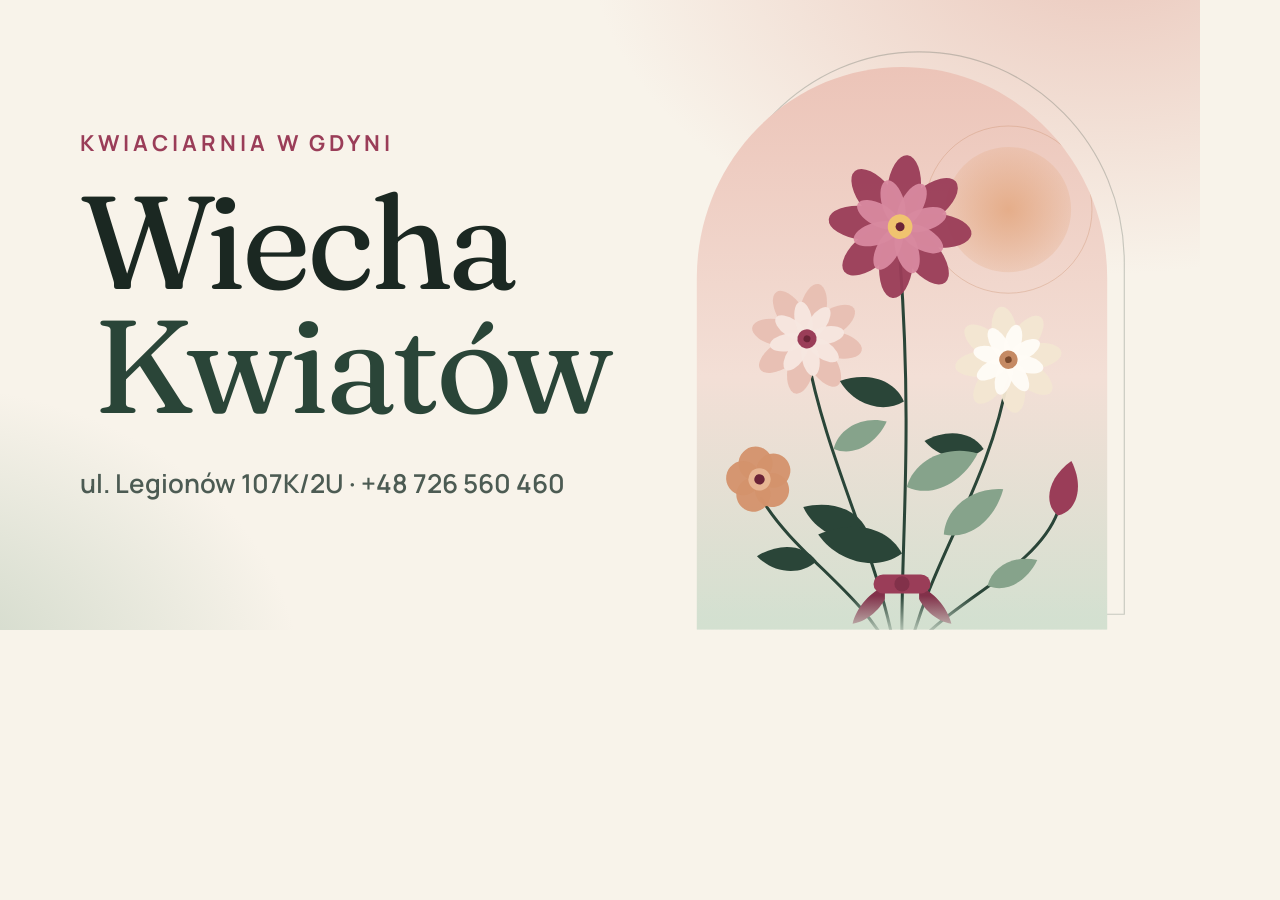
<file: scripts/og-image.html>
<!doctype html>
<html lang="pl">
<head>
  <meta charset="utf-8">
  <title>OG image – źródło (1200×630)</title>
  <!-- Źródło grafiki social (assets/img/og-image.png). Render: otwórz w Chromium w oknie 1200×630 i zrób zrzut ekranu. -->
  <link rel="stylesheet" href="../assets/css/styles.css">
  <style>
    html, body { width: 1200px; height: 630px; margin: 0; overflow: hidden; }
    body { position: relative; padding: 0; background: var(--ivory); }
    *, *::before, *::after { animation: none !important; }
    .og-bg { position: absolute; inset: 0; background:
      radial-gradient(52rem 34rem at 92% -10%, rgba(232,191,179,.85), transparent 62%),
      radial-gradient(40rem 30rem at -8% 108%, rgba(183,200,181,.7), transparent 62%); }
    .og-copy { position: absolute; left: 80px; top: 0; bottom: 0; display: flex; flex-direction: column; justify-content: center; width: 640px; }
    .og-kicker { color: var(--rose); font-size: 22px; font-weight: 700; letter-spacing: .18em; text-transform: uppercase; }
    .og-name { margin: 18px 0 0; font-family: var(--font-display); font-weight: 400; font-size: 132px; line-height: .94; letter-spacing: -.03em; }
    .og-name span { display: block; }
    .og-name span + span { color: var(--forest-2); padding-left: .1em; }
    .og-meta { margin-top: 34px; color: var(--ink-soft); font-size: 26px; font-weight: 600; }
    .og-art { position: absolute; right: 70px; top: 40px; height: 590px; width: 456px; }
    .og-art svg { width: 100%; height: 100%; }
  </style>
</head>
<body>
  <div class="og-bg"></div>
  <div class="og-copy">
    <div class="og-kicker">Kwiaciarnia w Gdyni</div>
    <div class="og-name"><span>Wiecha</span><span>Kwiatów</span></div>
    <div class="og-meta">ul. Legionów 107K/2U · +48 726 560 460</div>
  </div>
  <div class="og-art"><svg viewBox="0 0 480 620" xmlns="http://www.w3.org/2000/svg" focusable="false">
            <defs>
              <linearGradient id="g-arch" x1="0" y1="0" x2="0" y2="1">
                <stop offset="0" stop-color="#ecc4b8"/>
                <stop offset=".55" stop-color="#f3dfd6"/>
                <stop offset="1" stop-color="#d3e0d0"/>
              </linearGradient>
              <radialGradient id="g-sun" cx=".5" cy=".5" r=".5">
                <stop offset="0" stop-color="#e3a77f" stop-opacity=".85"/>
                <stop offset="1" stop-color="#e3a77f" stop-opacity=".25"/>
              </radialGradient>
              <linearGradient id="g-fade" x1="0" y1="0" x2="0" y2="1">
                <stop offset=".35" stop-color="#d3e0d0" stop-opacity="0"/>
                <stop offset="1" stop-color="#d3e0d0" stop-opacity="1"/>
              </linearGradient>
              <clipPath id="c-arch">
                <path id="arch-d" d="M24 620V250C24 126 122 28 240 28s216 98 216 222v370z"/>
              </clipPath>

              <path id="leaf" d="M0 0C16-24 52-28 78-10 56 12 22 20 0 0z"/>

              <g id="bloom">
                <g class="pt1">
                  <ellipse cx="0" cy="-33" rx="15" ry="31"/>
                  <ellipse cx="0" cy="-33" rx="15" ry="31" transform="rotate(45)"/>
                  <ellipse cx="0" cy="-33" rx="15" ry="31" transform="rotate(90)"/>
                  <ellipse cx="0" cy="-33" rx="15" ry="31" transform="rotate(135)"/>
                  <ellipse cx="0" cy="-33" rx="15" ry="31" transform="rotate(180)"/>
                  <ellipse cx="0" cy="-33" rx="15" ry="31" transform="rotate(225)"/>
                  <ellipse cx="0" cy="-33" rx="15" ry="31" transform="rotate(270)"/>
                  <ellipse cx="0" cy="-33" rx="15" ry="31" transform="rotate(315)"/>
                </g>
                <g class="pt2">
                  <ellipse cx="0" cy="-22" rx="10" ry="21" transform="rotate(22.5)"/>
                  <ellipse cx="0" cy="-22" rx="10" ry="21" transform="rotate(67.5)"/>
                  <ellipse cx="0" cy="-22" rx="10" ry="21" transform="rotate(112.5)"/>
                  <ellipse cx="0" cy="-22" rx="10" ry="21" transform="rotate(157.5)"/>
                  <ellipse cx="0" cy="-22" rx="10" ry="21" transform="rotate(202.5)"/>
                  <ellipse cx="0" cy="-22" rx="10" ry="21" transform="rotate(247.5)"/>
                  <ellipse cx="0" cy="-22" rx="10" ry="21" transform="rotate(292.5)"/>
                  <ellipse cx="0" cy="-22" rx="10" ry="21" transform="rotate(337.5)"/>
                </g>
                <circle class="ptc" r="11"/>
                <circle class="ptd" r="4"/>
              </g>

              <g id="poppy">
                <g class="pt1">
                  <circle cx="0" cy="-22" r="23"/>
                  <circle cx="21" cy="-7" r="23"/>
                  <circle cx="13" cy="18" r="23"/>
                  <circle cx="-13" cy="18" r="23"/>
                  <circle cx="-21" cy="-7" r="23"/>
                </g>
                <circle class="pt2" r="15"/>
                <circle class="ptc" r="7"/>
              </g>

              <path id="bud" d="M0 0C-22-10-26-44 0-74 26-44 22-10 0 0z"/>
            </defs>

            <!-- obrys przesunięty (linia) -->
            <use href="#arch-d" transform="translate(18 -16)" fill="none" stroke="#1f3329" stroke-opacity=".22" stroke-width="1.2"/>

            <g class="art-frame">
              <use href="#arch-d" fill="url(#g-arch)"/>

              <g clip-path="url(#c-arch)">
                <circle cx="352" cy="178" r="66" fill="url(#g-sun)"/>
                <circle cx="352" cy="178" r="88" fill="none" stroke="#c58a64" stroke-opacity=".35" stroke-width="1"/>

                <!-- lewy bukiet -->
                <g class="art-sway art-sway--b">
                  <path class="stem" d="M232 640C214 540 160 440 140 330"/>
                  <use href="#leaf" class="leaf" transform="translate(205 520) rotate(-150) scale(.95)"/>
                  <use href="#leaf" class="leaf leaf--sage" transform="translate(168 430) rotate(-20) scale(.8)"/>
                  <use href="#bloom" class="bl bl--blush" transform="translate(140 314) rotate(12) scale(.92)"/>
                </g>

                <!-- prawy bukiet -->
                <g class="art-sway art-sway--c">
                  <path class="stem" d="M248 640C274 540 332 468 352 352"/>
                  <use href="#leaf" class="leaf leaf--sage" transform="translate(284 520) rotate(-30) scale(1)"/>
                  <use href="#leaf" class="leaf" transform="translate(326 430) rotate(-165) scale(.8)"/>
                  <use href="#bloom" class="bl bl--cream" transform="translate(352 336) rotate(-8) scale(.88)"/>
                </g>

                <!-- boczne -->
                <g class="art-sway">
                  <path class="stem" d="M226 640C196 580 126 540 92 482"/>
                  <use href="#leaf" class="leaf" transform="translate(150 548) rotate(-168) scale(.8)"/>
                  <use href="#poppy" class="bl bl--clay" transform="translate(90 462) rotate(-14) scale(.78)"/>
                </g>
                <g class="art-sway art-sway--b">
                  <path class="stem" d="M252 640C292 590 382 556 404 496"/>
                  <use href="#leaf" class="leaf leaf--sage" transform="translate(330 574) rotate(-20) scale(.75)"/>
                  <use href="#bud" class="bl bl--rose" transform="translate(404 500) rotate(14) scale(.8)"/>
                </g>

                <!-- centralna, największa -->
                <g class="art-sway art-sway--c">
                  <path class="stem" d="M240 640C238 540 252 420 238 232"/>
                  <use href="#leaf" class="leaf" transform="translate(240 540) rotate(-160) scale(1.15)"/>
                  <use href="#leaf" class="leaf leaf--sage" transform="translate(245 470) rotate(-18) scale(1.05)"/>
                  <use href="#leaf" class="leaf" transform="translate(242 380) rotate(-155) scale(.9)"/>
                  <use href="#bloom" class="bl bl--rose" transform="translate(238 196) rotate(6) scale(1.18)"/>
                </g>

                <!-- wstążka spinająca bukiet + wyciszenie łodyg ku dołowi -->
                <path d="M222 574c-14 6-30 22-34 40 14-2 28-14 34-26zM258 574c14 6 30 22 34 40-14-2-28-14-34-26z" fill="#82314a"/>
                <rect x="210" y="562" width="60" height="20" rx="10" fill="#9a3d58"/>
                <circle cx="240" cy="572" r="8" fill="#82314a"/>
                <rect x="0" y="560" width="480" height="70" fill="url(#g-fade)"/>
              </g>
            </g>
          </svg></div>
</body>
</html>
</file>
<file: assets/css/styles.css>
/* ==========================================================================
   Kwiaciarnia Wiecha Kwiatów — arkusz stylów
   Struktura: 1 Fonty · 2 Tokeny · 3 Reset · 4 Layout · 5 Komponenty ·
              6 Sekcje · 7 Animacje · 8 Preferencje użytkownika
   ========================================================================== */

/* 1. FONTY (self-hosted, podzbiór: łaciński + polskie znaki) -------------- */
@font-face {
  font-family: "Fraunces";
  font-style: normal;
  font-weight: 100 900;
  font-display: swap;
  src: url("../fonts/fraunces-latin.woff2") format("woff2");
  unicode-range: U+0020-007E, U+00A0, U+00A9, U+00B0, U+00B7, U+00D3, U+00F3, U+2013, U+2014, U+2018-201E, U+2022, U+2026, U+20AC;
}
@font-face {
  font-family: "Fraunces";
  font-style: normal;
  font-weight: 100 900;
  font-display: swap;
  src: url("../fonts/fraunces-latin-ext.woff2") format("woff2");
  unicode-range: U+0104-0107, U+0118-0119, U+0141-0144, U+015A-015B, U+0179-017C;
}
@font-face {
  font-family: "Manrope";
  font-style: normal;
  font-weight: 200 800;
  font-display: swap;
  src: url("../fonts/manrope-latin.woff2") format("woff2");
  unicode-range: U+0020-007E, U+00A0, U+00A9, U+00B0, U+00B7, U+00D3, U+00F3, U+2013, U+2014, U+2018-201E, U+2022, U+2026, U+20AC;
}
@font-face {
  font-family: "Manrope";
  font-style: normal;
  font-weight: 200 800;
  font-display: swap;
  src: url("../fonts/manrope-latin-ext.woff2") format("woff2");
  unicode-range: U+0104-0107, U+0118-0119, U+0141-0144, U+015A-015B, U+0179-017C;
}

/* 2. TOKENY ----------------------------------------------------------------
   Wszystkie kolory przeszły kontrolę kontrastu WCAG AA (tekst ≥ 4.5:1). */
:root {
  --ivory: #f8f3ea;
  --paper: #fffcf7;
  --ink: #1b2822;
  --ink-soft: #4c5b53;
  --forest: #1f3329;
  --forest-2: #2a4538;
  --on-dark: #f3ede2;
  --on-dark-soft: #b9c7bd;
  --rose: #9a3d58;
  --rose-deep: #82314a;
  --rose-light: #f0b8c4;
  --blush: #f0d8d0;
  --blush-2: #e8bfb3;
  --sage: #b7c8b5;
  --sage-2: #dce6d9;
  --clay: #c58a64;
  --deco-line: #9dbaa3;
  --deco-rose: #dba0b3;
  --line: rgba(27, 40, 34, 0.14);
  --line-dark: rgba(243, 237, 226, 0.16);

  --font-display: "Fraunces", "Iowan Old Style", "Palatino Linotype", Palatino, Georgia, serif;
  --font-body: "Manrope", system-ui, -apple-system, "Segoe UI", Roboto, "Helvetica Neue", Arial, sans-serif;

  --radius: 1.25rem;
  --radius-sm: 0.75rem;
  --shadow-sm: 0 1px 2px rgba(27, 40, 34, 0.06), 0 4px 14px rgba(27, 40, 34, 0.06);
  --shadow-md: 0 2px 6px rgba(27, 40, 34, 0.06), 0 18px 40px -12px rgba(27, 40, 34, 0.18);
  --ease: cubic-bezier(0.22, 0.7, 0.2, 1);

  --header-h: 4.5rem;
  --gutter: clamp(1.25rem, 5vw, 2.5rem);
  --section-y: clamp(4rem, 9vw, 7.5rem);
}

/* 3. RESET ---------------------------------------------------------------- */
*,
*::before,
*::after {
  box-sizing: border-box;
}
html {
  -webkit-text-size-adjust: 100%;
  text-size-adjust: 100%;
  scroll-behavior: smooth;
  scroll-padding-top: calc(var(--header-h) + 1rem);
  color-scheme: light;
}
body {
  margin: 0;
  background: var(--ivory);
  color: var(--ink);
  font-family: var(--font-body);
  font-size: 1.0625rem;
  line-height: 1.65;
  font-feature-settings: "kern", "liga";
  -webkit-font-smoothing: antialiased;
  -moz-osx-font-smoothing: grayscale;
  overflow-x: hidden;
}
img,
svg {
  display: block;
  max-width: 100%;
}
h1,
h2,
h3,
p,
ul,
dl,
dd,
figure {
  margin: 0;
}
ul {
  padding: 0;
  list-style: none;
}
a {
  color: inherit;
}
button,
input,
select,
textarea {
  font: inherit;
  color: inherit;
}
[hidden] {
  display: none !important;
}

:focus-visible {
  outline: 3px solid var(--rose);
  outline-offset: 3px;
  border-radius: 4px;
}
.on-dark :focus-visible,
.site-footer :focus-visible {
  outline-color: var(--rose-light);
}

.sr-only {
  position: absolute;
  width: 1px;
  height: 1px;
  padding: 0;
  margin: -1px;
  overflow: hidden;
  clip: rect(0, 0, 0, 0);
  white-space: nowrap;
  border: 0;
}
.sprite {
  position: absolute;
  width: 0;
  height: 0;
  overflow: hidden;
}
.icon {
  width: 1.25rem;
  height: 1.25rem;
  flex: none;
  fill: none;
  stroke: currentColor;
  stroke-width: 1.8;
  stroke-linecap: round;
  stroke-linejoin: round;
}

.skip-link {
  position: fixed;
  top: 0.75rem;
  left: 0.75rem;
  z-index: 100;
  padding: 0.7rem 1.1rem;
  border-radius: 999px;
  background: var(--forest);
  color: var(--on-dark);
  font-weight: 700;
  text-decoration: none;
  transform: translateY(-200%);
  transition: transform 0.2s var(--ease);
}
.skip-link:focus {
  transform: translateY(0);
}

/* 4. LAYOUT --------------------------------------------------------------- */
.container {
  width: 100%;
  max-width: 76rem;
  margin-inline: auto;
  padding-inline: var(--gutter);
}
.section {
  position: relative;
  isolation: isolate;
  padding-block: var(--section-y);
}
.section--dark {
  background: var(--forest);
  color: var(--on-dark);
}

/* 5. KOMPONENTY ----------------------------------------------------------- */

/* Typografia */
.eyebrow {
  display: inline-flex;
  align-items: center;
  gap: 0.7rem;
  margin-bottom: 1.1rem;
  color: var(--rose);
  font-size: 0.78rem;
  font-weight: 700;
  letter-spacing: 0.18em;
  text-transform: uppercase;
}
.eyebrow::before {
  content: "";
  width: 2rem;
  height: 1px;
  background: currentColor;
}
.on-dark .eyebrow,
.section--dark .eyebrow {
  color: var(--rose-light);
}
.h2 {
  font-family: var(--font-display);
  font-weight: 400;
  font-size: clamp(2.1rem, 4.6vw, 3.4rem);
  line-height: 1.08;
  letter-spacing: -0.015em;
  text-wrap: balance;
}
.lead {
  max-width: 38rem;
  margin-top: 1.25rem;
  color: var(--ink-soft);
  font-size: 1.125rem;
}
.section--dark .lead {
  color: var(--on-dark-soft);
}

/* Przyciski */
.btn {
  position: relative;
  display: inline-flex;
  align-items: center;
  justify-content: center;
  gap: 0.6rem;
  min-height: 3.25rem;
  padding: 0.85rem 1.6rem;
  border: 1.5px solid transparent;
  border-radius: 999px;
  font-size: 1rem;
  font-weight: 700;
  line-height: 1.2;
  text-decoration: none;
  cursor: pointer;
  transition: transform 0.25s var(--ease), background-color 0.25s, color 0.25s, border-color 0.25s, box-shadow 0.25s;
}
.btn:active {
  transform: translateY(1px) scale(0.99);
}
.btn--primary {
  background: var(--rose);
  color: #fff;
  box-shadow: 0 10px 24px -10px rgba(154, 61, 88, 0.7);
}
.btn--primary:hover {
  background: var(--rose-deep);
  transform: translateY(-2px);
  box-shadow: 0 16px 28px -12px rgba(154, 61, 88, 0.75);
}
.btn--ghost {
  border-color: var(--line);
  background: rgba(255, 252, 247, 0.6);
  color: var(--ink);
}
.btn--ghost:hover {
  border-color: var(--forest);
  background: var(--paper);
  transform: translateY(-2px);
}
.btn--dark {
  background: var(--forest);
  color: var(--on-dark);
}
.btn--dark:hover {
  background: var(--forest-2);
  transform: translateY(-2px);
}
.btn--sm {
  min-height: 2.75rem;
  padding: 0.55rem 1.15rem;
  font-size: 0.95rem;
}
.btn .icon {
  width: 1.1rem;
  height: 1.1rem;
}
.btn--arrow .icon {
  transition: transform 0.25s var(--ease);
}
.btn--arrow:hover .icon {
  transform: translateX(3px);
}

/* Nagłówek / nawigacja */
.site-header {
  position: sticky;
  top: 0;
  z-index: 50;
  height: var(--header-h);
  border-bottom: 1px solid transparent;
  transition: background-color 0.3s, border-color 0.3s, box-shadow 0.3s, backdrop-filter 0.3s;
}
.site-header.is-scrolled {
  background: rgba(248, 243, 234, 0.88);
  border-bottom-color: var(--line);
  -webkit-backdrop-filter: saturate(1.4) blur(14px);
  backdrop-filter: saturate(1.4) blur(14px);
}
.header-inner {
  display: flex;
  align-items: center;
  justify-content: space-between;
  gap: 1rem;
  height: 100%;
}
.brand {
  display: flex;
  flex-direction: column;
  line-height: 1.1;
  text-decoration: none;
}
.brand__name {
  font-family: var(--font-display);
  font-size: 1.45rem;
  font-weight: 500;
  letter-spacing: -0.01em;
}
.brand__sub {
  margin-top: 0.2rem;
  color: var(--ink-soft);
  font-size: 0.68rem;
  font-weight: 700;
  letter-spacing: 0.2em;
  text-transform: uppercase;
}
.nav {
  display: flex;
  align-items: center;
  gap: 2rem;
}
.nav__list {
  display: flex;
  align-items: center;
  gap: 2rem;
}
.nav__link {
  position: relative;
  padding-block: 0.4rem;
  font-size: 0.95rem;
  font-weight: 600;
  text-decoration: none;
}
.nav__link::after {
  content: "";
  position: absolute;
  inset: auto 0 0.1rem;
  height: 1.5px;
  background: var(--rose);
  transform: scaleX(0);
  transform-origin: left;
  transition: transform 0.3s var(--ease);
}
.nav__link:hover::after,
.nav__link[aria-current="true"]::after {
  transform: scaleX(1);
}

.nav-toggle {
  display: none;
  position: relative;
  width: 2.9rem;
  height: 2.9rem;
  padding: 0;
  border: 1.5px solid var(--line);
  border-radius: 50%;
  background: rgba(255, 252, 247, 0.7);
  cursor: pointer;
}
.nav-toggle__bars,
.nav-toggle__bars::before {
  position: absolute;
  left: 50%;
  width: 1.1rem;
  height: 2px;
  border-radius: 2px;
  background: var(--ink);
  transition: transform 0.3s var(--ease), top 0.3s var(--ease);
}
.nav-toggle__bars {
  top: calc(50% - 4px);
  transform: translateX(-50%);
}
.nav-toggle__bars::before {
  content: "";
  top: 8px;
  left: 0;
}
.nav-toggle[aria-expanded="true"] .nav-toggle__bars {
  top: calc(50% - 1px);
  transform: translateX(-50%) rotate(45deg);
}
.nav-toggle[aria-expanded="true"] .nav-toggle__bars::before {
  top: 0;
  transform: rotate(-90deg);
}

@media (max-width: 899.98px) {
  .js .nav-toggle {
    display: block;
  }
  .nav {
    position: absolute;
    inset: 100% 0 auto;
    flex-direction: column;
    align-items: stretch;
    gap: 1rem;
    padding: 1rem var(--gutter) 1.5rem;
    border-bottom: 1px solid var(--line);
    background: var(--paper);
    box-shadow: var(--shadow-md);
  }
  .nav__list {
    flex-direction: column;
    align-items: stretch;
    gap: 0;
  }
  .nav__link {
    display: block;
    padding: 0.95rem 0;
    border-bottom: 1px solid var(--line);
    font-size: 1.05rem;
  }
  .nav__link::after {
    display: none;
  }
  .nav .btn {
    width: 100%;
  }
  .js .nav {
    visibility: hidden;
    opacity: 0;
    transform: translateY(-8px);
    transition: opacity 0.25s var(--ease), transform 0.25s var(--ease), visibility 0s 0.25s;
  }
  .js .nav.is-open {
    visibility: visible;
    opacity: 1;
    transform: none;
    transition-delay: 0s;
  }
}

/* Kafelki kontaktowe */
.tile {
  display: flex;
  align-items: center;
  gap: 1rem;
  padding: 1.1rem 1.25rem;
  border: 1px solid var(--line);
  border-radius: var(--radius);
  background: var(--paper);
  text-decoration: none;
  box-shadow: var(--shadow-sm);
  transition: transform 0.3s var(--ease), box-shadow 0.3s var(--ease), border-color 0.3s;
}
a.tile:hover {
  transform: translateY(-3px);
  border-color: rgba(154, 61, 88, 0.4);
  box-shadow: var(--shadow-md);
}
.tile__icon {
  display: grid;
  place-items: center;
  width: 3rem;
  height: 3rem;
  flex: none;
  border-radius: 50%;
  background: var(--blush);
  color: var(--rose-deep);
}
.tile__label {
  display: block;
  color: var(--ink-soft);
  font-size: 0.74rem;
  font-weight: 700;
  letter-spacing: 0.14em;
  text-transform: uppercase;
}
.tile__value {
  display: block;
  font-size: 1.05rem;
  font-weight: 700;
  line-height: 1.35;
  overflow-wrap: break-word;
}

/* Formularz */
.form {
  display: grid;
  gap: 1.15rem;
}
.field {
  display: grid;
  gap: 0.45rem;
}
.field__label {
  font-size: 0.9rem;
  font-weight: 700;
}
.field__opt {
  color: var(--ink-soft);
  font-weight: 500;
}
.field__control {
  width: 100%;
  min-height: 3.25rem;
  padding: 0.8rem 1rem;
  border: 1.5px solid rgba(27, 40, 34, 0.28);
  border-radius: var(--radius-sm);
  background: var(--ivory);
  transition: border-color 0.2s, box-shadow 0.2s, background-color 0.2s;
}
textarea.field__control {
  min-height: 9rem;
  resize: vertical;
}
select.field__control {
  appearance: none;
  padding-right: 2.75rem;
  background-image: url("data:image/svg+xml,%3Csvg xmlns='http://www.w3.org/2000/svg' width='20' height='20' viewBox='0 0 24 24' fill='none' stroke='%231b2822' stroke-width='2' stroke-linecap='round' stroke-linejoin='round'%3E%3Cpath d='m6 9 6 6 6-6'/%3E%3C/svg%3E");
  background-repeat: no-repeat;
  background-position: right 1rem center;
}
.field__control:hover {
  border-color: var(--forest);
}
.field__control:focus {
  outline: none;
  border-color: var(--rose);
  background: #fff;
  box-shadow: 0 0 0 4px rgba(154, 61, 88, 0.18);
}
.field__control[aria-invalid="true"] {
  border-color: #b3261e;
}
.field__error {
  min-height: 0;
  color: #a31f18;
  font-size: 0.875rem;
  font-weight: 600;
}
.field__error:empty {
  display: none;
}
.field-row {
  display: grid;
  gap: 1.15rem;
}
@media (min-width: 640px) {
  .field-row {
    grid-template-columns: 1fr 1fr;
  }
}
.check {
  display: grid;
  grid-template-columns: auto 1fr;
  gap: 0.75rem;
  align-items: start;
  font-size: 0.9rem;
  color: var(--ink-soft);
}
.check input {
  width: 1.35rem;
  height: 1.35rem;
  margin: 0.1rem 0 0;
  accent-color: var(--rose);
}
.form__hp {
  position: absolute;
  left: -10000px;
  width: 1px;
  height: 1px;
  overflow: hidden;
}
.form__status {
  padding: 1rem 1.15rem;
  border-radius: var(--radius-sm);
  background: var(--sage-2);
  font-size: 0.95rem;
}
.form__status--error {
  background: #f8dedb;
}
.form__status:empty {
  display: none;
}
.form__status a {
  font-weight: 700;
}

/* 6. SEKCJE --------------------------------------------------------------- */

/* Tło dekoracyjne (gradienty + delikatna siatka) */
.bg-decor {
  position: absolute;
  inset: 0;
  z-index: -1;
  overflow: hidden;
  pointer-events: none;
}
.bg-decor::before {
  content: "";
  position: absolute;
  inset: 0;
  background:
    radial-gradient(60rem 38rem at 88% -8%, rgba(232, 191, 179, 0.7), transparent 60%),
    radial-gradient(48rem 34rem at -6% 78%, rgba(183, 200, 181, 0.55), transparent 62%),
    radial-gradient(30rem 22rem at 55% 105%, rgba(197, 138, 100, 0.18), transparent 70%);
}
.bg-decor::after {
  content: "";
  position: absolute;
  inset: 0;
  background-image: radial-gradient(circle, rgba(31, 51, 41, 0.2) 1px, transparent 1.4px);
  background-size: 28px 28px;
  -webkit-mask-image: radial-gradient(ellipse 70% 60% at 70% 30%, #000 0%, transparent 72%);
  mask-image: radial-gradient(ellipse 70% 60% at 70% 30%, #000 0%, transparent 72%);
  opacity: 0.55;
}

/* Hero */
.scroll-sentinel {
  position: absolute;
  top: 0;
  left: 0;
  width: 1px;
  height: 8px;
  pointer-events: none;
}
.hero {
  position: relative;
  isolation: isolate;
  overflow-x: clip;
  margin-top: calc(var(--header-h) * -1);
  padding-block: calc(var(--header-h) + clamp(2rem, 6vw, 4.5rem)) clamp(3rem, 7vw, 5.5rem);
}
.hero .bg-decor {
  -webkit-mask-image: linear-gradient(to bottom, #000 78%, transparent);
  mask-image: linear-gradient(to bottom, #000 78%, transparent);
}
.about .bg-decor,
.contact .bg-decor {
  -webkit-mask-image: linear-gradient(to bottom, transparent, #000 22%, #000 78%, transparent);
  mask-image: linear-gradient(to bottom, transparent, #000 22%, #000 78%, transparent);
}
.hero__grid {
  display: grid;
  gap: 2.5rem;
  align-items: center;
}
.hero__title {
  font-family: var(--font-display);
  font-weight: 400;
  line-height: 0.95;
  letter-spacing: -0.03em;
}
.hero__kicker {
  display: block;
  margin-bottom: 1.2rem;
  color: var(--rose);
  font-family: var(--font-body);
  font-size: 0.78rem;
  font-weight: 700;
  letter-spacing: 0.18em;
  line-height: 1.4;
  text-transform: uppercase;
}
.hero__name {
  display: block;
  font-size: clamp(3.6rem, 12.5vw, 8rem);
}
.hero__name span {
  display: block;
}
.hero__name span + span {
  padding-left: 0.12em;
  color: var(--forest-2);
}
.hero__lead {
  max-width: 34rem;
  text-wrap: pretty;
  margin-top: 1.75rem;
  color: var(--ink-soft);
  font-size: clamp(1.05rem, 2.2vw, 1.2rem);
}
.hero__cta {
  display: flex;
  flex-wrap: wrap;
  gap: 0.85rem;
  margin-top: 2.1rem;
}
@media (max-width: 559.98px) {
  .hero__cta .btn {
    width: 100%;
  }
}
.hero__art {
  position: relative;
  width: 100%;
  max-width: 21rem;
  margin-inline: auto;
}
.hero__art > svg {
  width: 100%;
  height: auto;
  overflow: visible;
}
.art-card {
  position: absolute;
  left: -1rem;
  bottom: 3%;
  display: flex;
  align-items: center;
  gap: 0.75rem;
  max-width: 14rem;
  padding: 0.8rem 1rem 0.8rem 0.85rem;
  border: 1px solid rgba(255, 255, 255, 0.7);
  border-radius: 1rem;
  background: rgba(255, 252, 247, 0.82);
  -webkit-backdrop-filter: blur(10px);
  backdrop-filter: blur(10px);
  box-shadow: var(--shadow-md);
  font-size: 0.85rem;
  line-height: 1.35;
}
.art-card .tile__icon {
  width: 2.4rem;
  height: 2.4rem;
}
.art-card strong {
  display: block;
  font-size: 0.7rem;
  letter-spacing: 0.14em;
  text-transform: uppercase;
  color: var(--ink-soft);
}

@media (min-width: 900px) {
  .hero {
    padding-block: calc(var(--header-h) + clamp(1.5rem, 3vw, 2.5rem)) clamp(4.5rem, 7vw, 6.5rem);
  }
  .hero__grid {
    grid-template-columns: 1.2fr 0.8fr;
    gap: 3rem;
  }
  .hero__art {
    max-width: 29rem;
  }
  .art-card {
    left: -2.25rem;
  }
}

/* Szybki kontakt (3 kafelki) */
.quick {
  position: relative;
  margin-top: -1.5rem;
  z-index: 2;
}
.quick__grid {
  display: grid;
  gap: 0.9rem;
}
@media (min-width: 560px) {
  .quick__grid {
    grid-template-columns: 1fr 1fr;
  }
  .quick__grid > :last-child {
    grid-column: 1 / -1;
  }
  .quick {
    margin-top: -2.75rem;
  }
}
@media (min-width: 1000px) {
  .quick__grid {
    grid-template-columns: 0.9fr 1.3fr 1fr;
  }
  .quick__grid > :last-child {
    grid-column: auto;
  }
}

/* Oferta */
.offer__head {
  display: grid;
  gap: 1rem;
  margin-bottom: clamp(2.25rem, 5vw, 3.75rem);
}
.offer-list {
  border-top: 1px solid var(--line-dark);
}
.offer-item {
  border-bottom: 1px solid var(--line-dark);
}
.offer-link {
  display: grid;
  grid-template-columns: auto 1fr auto;
  align-items: center;
  gap: 1rem clamp(1rem, 4vw, 3rem);
  padding: clamp(1.25rem, 3vw, 1.9rem) clamp(0.25rem, 1.5vw, 1rem);
  text-decoration: none;
  transition: background-color 0.3s, padding 0.3s var(--ease);
}
.offer-link:hover {
  background: rgba(243, 237, 226, 0.05);
  padding-inline: clamp(0.75rem, 2.5vw, 1.75rem);
}
.offer-num {
  min-width: 2.25rem;
  color: var(--rose-light);
  font-family: var(--font-display);
  font-size: 1.05rem;
  font-feature-settings: "tnum";
}
.offer-title {
  font-family: var(--font-display);
  font-size: clamp(1.6rem, 4vw, 2.6rem);
  font-weight: 400;
  line-height: 1.15;
  letter-spacing: -0.01em;
}
.offer-go {
  display: inline-flex;
  align-items: center;
  gap: 0.6rem;
  color: var(--on-dark-soft);
  font-size: 0.9rem;
  font-weight: 700;
  transition: color 0.3s;
}
.offer-go .icon {
  transition: transform 0.3s var(--ease);
}
.offer-link:hover .offer-go {
  color: var(--on-dark);
}
.offer-link:hover .offer-go .icon {
  transform: translateX(4px);
}
.offer__note {
  margin-top: 1.75rem;
  color: var(--on-dark-soft);
  font-size: 0.95rem;
}
@media (max-width: 559.98px) {
  .offer-go span {
    display: none;
  }
}
.section--dark .bg-decor::before {
  background:
    radial-gradient(44rem 30rem at 100% 0%, rgba(154, 61, 88, 0.28), transparent 62%),
    radial-gradient(40rem 28rem at 0% 100%, rgba(183, 200, 181, 0.14), transparent 62%);
}
.section--dark .bg-decor::after {
  background-image: radial-gradient(circle, rgba(243, 237, 226, 0.22) 1px, transparent 1.4px);
  -webkit-mask-image: radial-gradient(ellipse 60% 70% at 100% 0%, #000, transparent 70%);
  mask-image: radial-gradient(ellipse 60% 70% at 100% 0%, #000, transparent 70%);
  opacity: 0.5;
}

/* O kwiaciarni */
.about {
  isolation: isolate;
}
.about__grid {
  display: grid;
  gap: 2.5rem;
}
.about__text p + p {
  margin-top: 1.1rem;
}
.about__text {
  max-width: 40rem;
  margin-bottom: 1.75rem;
  color: var(--ink-soft);
  font-size: 1.125rem;
}
.facts {
  display: grid;
  gap: 0;
  border-top: 1px solid var(--line);
}
.facts > div {
  display: grid;
  grid-template-columns: 7.5rem 1fr;
  gap: 1rem;
  padding: 1rem 0;
  border-bottom: 1px solid var(--line);
}
.facts dt {
  color: var(--ink-soft);
  font-size: 0.74rem;
  font-weight: 700;
  letter-spacing: 0.14em;
  text-transform: uppercase;
  padding-top: 0.2rem;
}
.facts dd {
  font-weight: 600;
}
.review-card {
  display: grid;
  gap: 1.1rem;
  justify-items: start;
  margin-top: 2rem;
  padding: 1.5rem;
  border: 1px solid var(--line);
  border-radius: var(--radius);
  background: var(--paper);
  box-shadow: var(--shadow-sm);
}
.review-card h3 {
  font-family: var(--font-display);
  font-size: 1.5rem;
  font-weight: 500;
  line-height: 1.2;
}
.review-card p {
  color: var(--ink-soft);
  font-size: 1rem;
}
@media (min-width: 900px) {
  .about__grid {
    grid-template-columns: 1fr 1fr;
    gap: clamp(3rem, 7vw, 6rem);
    align-items: start;
  }
  .about__grid > :first-child {
    position: sticky;
    top: calc(var(--header-h) + 2rem);
  }
}

/* Kontakt */
.contact {
  isolation: isolate;
  background: var(--paper);
  border-top: 1px solid var(--line);
}
.contact__grid {
  display: grid;
  gap: clamp(2rem, 5vw, 4rem);
  margin-top: clamp(2rem, 4vw, 3rem);
}
.contact__cards {
  display: grid;
  gap: 0.9rem;
  align-content: start;
}
.contact__cards .tile {
  background: var(--ivory);
  box-shadow: none;
}
.hours {
  padding: 1.25rem;
  border: 1px dashed rgba(27, 40, 34, 0.3);
  border-radius: var(--radius);
}
.hours h3 {
  display: flex;
  align-items: center;
  gap: 0.6rem;
  margin-bottom: 0.5rem;
  font-size: 1rem;
  font-weight: 800;
}
.hours p {
  color: var(--ink-soft);
  font-size: 0.975rem;
}
.hours .btn {
  margin-top: 1rem;
}
.form-card {
  padding: clamp(1.25rem, 4vw, 2.25rem);
  border: 1px solid var(--line);
  border-radius: calc(var(--radius) + 0.25rem);
  background: var(--ivory);
  box-shadow: var(--shadow-sm);
}
.form-card h3 {
  margin-bottom: 1.25rem;
  font-family: var(--font-display);
  font-size: 1.65rem;
  font-weight: 500;
  line-height: 1.2;
}
@media (min-width: 960px) {
  .contact__grid {
    grid-template-columns: 0.85fr 1.15fr;
    align-items: start;
  }
}

/* Mapa (ładowana na życzenie) */
.map {
  position: relative;
  min-height: 22rem;
  margin-top: clamp(2rem, 4vw, 3rem);
  border: 1px solid var(--line);
  border-radius: calc(var(--radius) + 0.25rem);
  overflow: hidden;
  background:
    linear-gradient(115deg, transparent 0 46%, rgba(255, 255, 255, 0.55) 46% 47%, transparent 47% 100%),
    linear-gradient(35deg, transparent 0 62%, rgba(255, 255, 255, 0.55) 62% 63.2%, transparent 63.2% 100%),
    linear-gradient(160deg, transparent 0 30%, rgba(255, 255, 255, 0.5) 30% 31%, transparent 31% 100%),
    var(--sage-2);
}
.map__placeholder {
  position: absolute;
  inset: 0;
  display: grid;
  place-content: center;
  justify-items: center;
  gap: 1rem;
  padding: 2rem 1.25rem;
  text-align: center;
}
.map__placeholder p {
  max-width: 28rem;
  font-size: 0.95rem;
  color: var(--ink-soft);
}
.map__placeholder strong {
  display: block;
  color: var(--ink);
  font-family: var(--font-display);
  font-size: 1.4rem;
  font-weight: 500;
  line-height: 1.25;
}
.map__actions {
  display: flex;
  flex-wrap: wrap;
  justify-content: center;
  gap: 0.75rem;
}
.map iframe {
  position: absolute;
  inset: 0;
  width: 100%;
  height: 100%;
  border: 0;
}

/* Stopka */
.site-footer {
  position: relative;
  isolation: isolate;
  overflow: hidden;
  padding-block: clamp(3rem, 6vw, 4.5rem) 2rem;
  background: var(--forest);
  color: var(--on-dark);
}
.footer__grid {
  display: grid;
  gap: 2.25rem;
}
.footer__brand .brand__name {
  font-size: 1.9rem;
}
.footer__brand .brand__sub {
  color: var(--on-dark-soft);
}
.footer__brand p {
  max-width: 24rem;
  margin-top: 1.1rem;
  color: var(--on-dark-soft);
  font-size: 0.95rem;
}
.footer__title {
  margin-bottom: 0.9rem;
  color: var(--rose-light);
  font-size: 0.74rem;
  font-weight: 700;
  letter-spacing: 0.18em;
  text-transform: uppercase;
}
.footer__list {
  display: grid;
  gap: 0.55rem;
  font-size: 0.975rem;
}
.footer__list a {
  display: inline-block;
  padding-block: 0.25rem;
  text-decoration: none;
  border-bottom: 1px solid transparent;
  transition: border-color 0.2s, color 0.2s;
}
.footer__list a:hover {
  border-bottom-color: currentColor;
}
.footer__bottom {
  margin-top: clamp(2.25rem, 5vw, 3.5rem);
  padding-top: 1.5rem;
  border-top: 1px solid var(--line-dark);
  color: var(--on-dark-soft);
  font-size: 0.85rem;
}
@media (min-width: 760px) {
  .footer__grid {
    grid-template-columns: 1.4fr 1fr 1fr;
    gap: 3rem;
  }
}

/* Dolny pasek CTA (tylko mobile) */
.mobile-bar {
  display: none;
}
@media (max-width: 759.98px) {
  .mobile-bar {
    position: fixed;
    inset: auto 0 0;
    z-index: 40;
    display: grid;
    grid-template-columns: 1fr 1fr;
    gap: 0.6rem;
    padding: 0.65rem var(--gutter) calc(0.65rem + env(safe-area-inset-bottom));
    border-top: 1px solid var(--line);
    background: rgba(255, 252, 247, 0.94);
    -webkit-backdrop-filter: blur(12px);
    backdrop-filter: blur(12px);
  }
  .mobile-bar .btn {
    min-height: 3rem;
    padding-inline: 0.75rem;
  }
  body {
    padding-bottom: 4.6rem;
  }
}

/* Strona 404 */
.notfound {
  display: grid;
  min-height: 100svh;
  place-content: center;
  justify-items: start;
  gap: 1.25rem;
  padding: 2rem var(--gutter);
  max-width: 40rem;
  margin-inline: auto;
}
.notfound__code {
  color: var(--rose);
  font-family: var(--font-display);
  font-size: clamp(5rem, 22vw, 9rem);
  line-height: 1;
}

/* 7. ANIMACJE ------------------------------------------------------------- */
@keyframes rise {
  from {
    opacity: 0;
    transform: translateY(18px);
  }
  to {
    opacity: 1;
    transform: none;
  }
}
@keyframes sway {
  0%,
  100% {
    transform: rotate(-1.4deg);
  }
  50% {
    transform: rotate(1.4deg);
  }
}
@keyframes drift {
  0%,
  100% {
    transform: translateY(0);
  }
  50% {
    transform: translateY(-8px);
  }
}
@keyframes petal-drift {
  from {
    transform: translate(0, 0) rotate(var(--r, 0deg));
  }
  to {
    transform: translate(var(--dx, 14px), var(--dy, 26px)) rotate(calc(var(--r, 0deg) + 40deg));
  }
}
@keyframes bloom-in {
  from {
    opacity: 0;
    transform: scale(0.88);
  }
  to {
    opacity: 1;
    transform: none;
  }
}

[data-rise] {
  animation: rise 0.8s var(--ease) both;
  animation-delay: calc(var(--i, 0) * 90ms + 80ms);
}
.js .reveal {
  opacity: 0;
  transform: translateY(22px);
  transition: opacity 0.8s var(--ease), transform 0.8s var(--ease);
  transition-delay: calc(var(--i, 0) * 80ms);
}
.js .reveal.is-visible {
  opacity: 1;
  transform: none;
}

.art-sway {
  transform-box: fill-box;
  transform-origin: 50% 100%;
  animation: sway 9s ease-in-out infinite;
}
.art-sway--b {
  animation-duration: 11s;
  animation-delay: -3s;
}
.art-sway--c {
  animation-duration: 13s;
  animation-delay: -6s;
}
.art-frame {
  animation: bloom-in 1s var(--ease) both;
}
.art-card {
  animation: drift 7s ease-in-out infinite;
}

/* 8. PREFERENCJE UŻYTKOWNIKA --------------------------------------------- */
@media (prefers-reduced-motion: reduce) {
  html {
    scroll-behavior: auto;
  }
  *,
  *::before,
  *::after {
    animation: none !important;
    transition-duration: 0.01ms !important;
    transition-delay: 0s !important;
  }
  .js .reveal {
    opacity: 1;
    transform: none;
  }
}
@media print {
  .site-header,
  .mobile-bar,
  .bg-decor,
  .map,
  .form-card {
    display: none !important;
  }
  body {
    background: #fff;
  }
}

/* 9. ILUSTRACJA HERO (wektor; kolory przez zmienne) ------------------------ */
.bl {
  --p1: var(--rose);
  --p2: #d98aa0;
  --pc: var(--clay);
  --pd: #6b2437;
}
.bl--blush {
  --p1: var(--blush-2);
  --p2: #f7e7e1;
  --pc: var(--rose);
  --pd: #6b2437;
}
.bl--cream {
  --p1: #f4e7d2;
  --p2: #fffcf7;
  --pc: var(--clay);
  --pd: #7a4a2e;
}
.bl--clay {
  --p1: #d4936c;
  --p2: #e8b896;
  --pc: #6b2437;
}
.bl--rose {
  --p1: var(--rose);
  --p2: #d98aa0;
  --pc: #f0c36f;
  --pd: #6b2437;
}
.pt1 {
  fill: var(--p1);
  fill-opacity: 0.95;
}
.pt2 {
  fill: var(--p2);
  fill-opacity: 0.95;
}
.ptc {
  fill: var(--pc);
}
.ptd {
  fill: var(--pd);
}
.bl--clay .pt2 {
  fill-opacity: 1;
}
.bl--rose {
  fill: var(--p1);
}
.stem {
  fill: none;
  stroke: var(--forest-2);
  stroke-width: 3.2;
  stroke-linecap: round;
}
.leaf {
  fill: var(--forest-2);
}
.leaf--sage {
  fill: #86a38b;
}
.quick + .section {
  margin-top: clamp(3rem, 7vw, 5.5rem);
}

/* 10. DEKORACJE TŁA --------------------------------------------------------
   Linearne gałązki, kontury kwiatów, okręgi i płatki. Wszystko jest ozdobą
   (aria-hidden), leży pod treścią i nie wpływa na układ. */
.dl,
.dl * {
  vector-effect: non-scaling-stroke;
}
.dl {
  fill: none;
  stroke: currentColor;
  stroke-width: 1.1;
  stroke-linecap: round;
  stroke-linejoin: round;
}
.dl--fill {
  fill: currentColor;
  fill-opacity: 0.22;
}
.deco {
  position: absolute;
  display: block;
  height: auto;
  color: var(--deco-line);
  opacity: 0.5;
}
.deco--sprig {
  width: 12rem;
  aspect-ratio: 200 / 480;
}
.deco--bloom {
  width: 22rem;
  aspect-ratio: 1;
}
.deco--arch {
  width: 15rem;
  aspect-ratio: 240 / 320;
}
.section--dark .deco,
.site-footer .deco {
  color: var(--sage);
}
.ring {
  position: absolute;
  aspect-ratio: 1;
  border: 1px solid currentColor;
  border-radius: 50%;
  color: var(--deco-line);
  opacity: 0.45;
}
.section--dark .ring {
  color: var(--sage);
  opacity: 0.14;
}
.ring--a {
  width: 40rem;
  right: -14rem;
  top: 8rem;
}
.ring--b {
  width: 26rem;
  left: -10rem;
  top: -8rem;
  border-style: dashed;
}

/* Płatki (lekko dryfujące) */
.petals {
  position: absolute;
  inset: 0;
}
.petal {
  position: absolute;
  width: var(--s, 22px);
  height: auto;
  aspect-ratio: 3 / 5;
  fill: var(--c, var(--rose));
  opacity: var(--o, 0.5);
  transform: rotate(var(--r, 0deg));
  animation: petal-drift var(--dur, 20s) ease-in-out var(--delay, 0s) infinite alternate;
}

/* — hero — */
.hero-sprig-a {
  left: -2.5rem;
  bottom: -1rem;
  width: 10rem;
  opacity: 0.6;
  transform: rotate(14deg);
}
.hero-sprig-b {
  left: 47%;
  bottom: -3rem;
  width: 11rem;
  opacity: 0.45;
  transform: rotate(-10deg);
}
.hero-bloom {
  right: -12rem;
  top: -4rem;
  width: 30rem;
  color: var(--deco-rose);
  opacity: 0.4;
  transform: rotate(-12deg);
}
.hero__art::before,
.hero__art::after {
  content: "";
  position: absolute;
  left: 50%;
  top: 47%;
  aspect-ratio: 1;
  border-radius: 50%;
  transform: translate(-50%, -50%);
  pointer-events: none;
  z-index: -1;
}
.hero__art::before {
  width: 132%;
  border: 1px solid rgba(157, 186, 163, 0.55);
}
.hero__art::after {
  width: 172%;
  border: 1px dashed rgba(219, 160, 179, 0.6);
}
.petals--hero .petal:nth-child(1) { left: 6%;  top: 18%; --s: 26px; --c: var(--rose);    --o: 0.45; --r: 25deg;  --dur: 19s; --dx: 18px;  --dy: 30px; }
.petals--hero .petal:nth-child(2) { left: 41%; top: 10%; --s: 18px; --c: #86a38b;         --o: 0.6;  --r: -30deg; --dur: 23s; --dx: -14px; --dy: 24px; --delay: -6s; }
.petals--hero .petal:nth-child(3) { left: 55%; top: 52%; --s: 22px; --c: var(--blush-2);  --o: 0.75; --r: 70deg;  --dur: 21s; --dx: 20px;  --dy: -22px; --delay: -3s; }
.petals--hero .petal:nth-child(4) { left: 91%; top: 14%; --s: 30px; --c: var(--rose);     --o: 0.4;  --r: -15deg; --dur: 26s; --dx: -20px; --dy: 34px; --delay: -9s; }
.petals--hero .petal:nth-child(5) { left: 34%; top: 80%; --s: 20px; --c: var(--clay);     --o: 0.5;  --r: 140deg; --dur: 18s; --dx: 16px;  --dy: -20px; --delay: -4s; }
.petals--hero .petal:nth-child(6) { left: 78%; top: 86%; --s: 24px; --c: #86a38b;         --o: 0.55; --r: 40deg;  --dur: 24s; --dx: -18px; --dy: -26px; --delay: -12s; }
.petals--hero .petal:nth-child(7) { left: 2%;  top: 64%; --s: 16px; --c: var(--blush-2);  --o: 0.85; --r: -60deg; --dur: 22s; --dx: 14px;  --dy: 22px; --delay: -7s; }

/* — oferta (ciemna) — */
.offer-bloom {
  right: 3.5rem;
  top: 1.5rem;
  width: 21rem;
  color: var(--rose-light);
  opacity: 0.18;
  transform: rotate(14deg);
}
.offer .ring--a {
  right: -3rem;
  top: -5rem;
  width: 34rem;
}
.offer-sprig {
  left: -3rem;
  bottom: -2rem;
  width: 12rem;
  opacity: 0.22;
  transform: rotate(8deg);
}
.petals--dark .petal:nth-child(1) { left: 8%;  top: 20%; --s: 24px; --c: var(--rose-light); --o: 0.6; --r: 30deg;  --dur: 22s; --dx: 16px;  --dy: 28px; }
.petals--dark .petal:nth-child(2) { left: 70%; top: 64%; --s: 20px; --c: var(--sage);       --o: 0.5;  --r: -40deg; --dur: 25s; --dx: -16px; --dy: 24px; --delay: -8s; }
.petals--dark .petal:nth-child(3) { left: 90%; top: 12%; --s: 28px; --c: var(--blush);      --o: 0.5;  --r: 80deg;  --dur: 20s; --dx: -12px; --dy: 30px; --delay: -4s; }
.petals--dark .petal:nth-child(4) { left: 32%; top: 90%; --s: 18px; --c: var(--rose-light); --o: 0.65; --r: -10deg; --dur: 27s; --dx: 18px;  --dy: -24px; --delay: -11s; }

/* — o kwiaciarni — */
.about-arch {
  left: 3%;
  bottom: 12%;
  width: 14rem;
  opacity: 0.55;
}
.about-sprig {
  right: -2rem;
  bottom: 10%;
  width: 10rem;
  opacity: 0.55;
  transform: rotate(-10deg);
}
.petals--about .petal:nth-child(1) { left: 46%; top: 20%; --s: 22px; --c: var(--blush-2); --o: 0.7;  --r: 35deg;  --dur: 23s; --dx: 16px;  --dy: 26px; }
.petals--about .petal:nth-child(2) { left: 31%; top: 54%; --s: 18px; --c: #86a38b;        --o: 0.5;  --r: -50deg; --dur: 26s; --dx: 14px;  --dy: 22px; --delay: -9s; }
.petals--about .petal:nth-child(3) { left: 92%; top: 78%; --s: 26px; --c: var(--rose);    --o: 0.3;  --r: 110deg; --dur: 21s; --dx: -16px; --dy: -24px; --delay: -5s; }
.petals--about .petal:nth-child(4) { left: 24%; top: 88%; --s: 16px; --c: var(--clay);    --o: 0.45; --r: 15deg;  --dur: 24s; --dx: 12px;  --dy: -18px; --delay: -13s; }

/* — kontakt — */
.contact-sprig-a {
  right: -3rem;
  top: 6rem;
  width: 11rem;
  opacity: 0.55;
  transform: rotate(18deg);
}
.contact-bloom {
  left: -9rem;
  bottom: 6rem;
  width: 24rem;
  color: var(--deco-rose);
  opacity: 0.32;
}
.contact .ring--a {
  right: auto;
  top: auto;
  left: -12rem;
  bottom: -14rem;
  width: 34rem;
}

/* — stopka — */
.site-footer .bg-decor::before {
  background:
    radial-gradient(40rem 24rem at 100% 0%, rgba(154, 61, 88, 0.32), transparent 62%),
    radial-gradient(30rem 20rem at 0% 100%, rgba(183, 200, 181, 0.14), transparent 62%);
}
.site-footer .bg-decor::after {
  display: none;
}
.footer-sprig {
  right: 4%;
  bottom: -3rem;
  width: 12rem;
  opacity: 0.2;
  transform: rotate(-8deg);
}
.footer-bloom {
  left: -8rem;
  top: -6rem;
  width: 22rem;
  color: var(--rose-light);
  opacity: 0.1;
}

/* — mobile: mniej i mniejsze elementy — */
@media (max-width: 759.98px) {
  .deco--sprig {
    width: 7.5rem;
  }
  .deco--bloom {
    width: 16rem;
  }
  .deco--arch {
    width: 9rem;
  }
  .hero-sprig-b,
  .about-arch {
    display: none;
  }
  .hero-bloom {
    right: -6rem;
    top: 3rem;
    width: 13rem;
    opacity: 0.32;
  }
  .offer-bloom {
    right: -2rem;
    top: 0.5rem;
    width: 14rem;
    opacity: 0.12;
  }
  .offer-sprig {
    left: -4.5rem;
    opacity: 0.16;
  }
  .offer .ring--a {
    right: -9rem;
    top: -6rem;
    width: 24rem;
  }
  .hero__art::before {
    width: 122%;
  }
  .hero__art::after {
    display: none;
  }
  .ring--a {
    width: 26rem;
    right: -12rem;
  }
  /* płatki nie mogą lądować na tekście: zostają pojedyncze, w marginesach */
  .petals .petal {
    display: none;
  }
  .petals--hero .petal:nth-child(1) {
    display: block;
    left: 86%;
    top: 9rem;
  }
  .petals--hero .petal:nth-child(6) {
    display: block;
    left: 90%;
    top: 78%;
  }
  .petals--dark .petal:nth-child(3),
  .petals--about .petal:nth-child(3) {
    display: block;
  }
}
</file>
